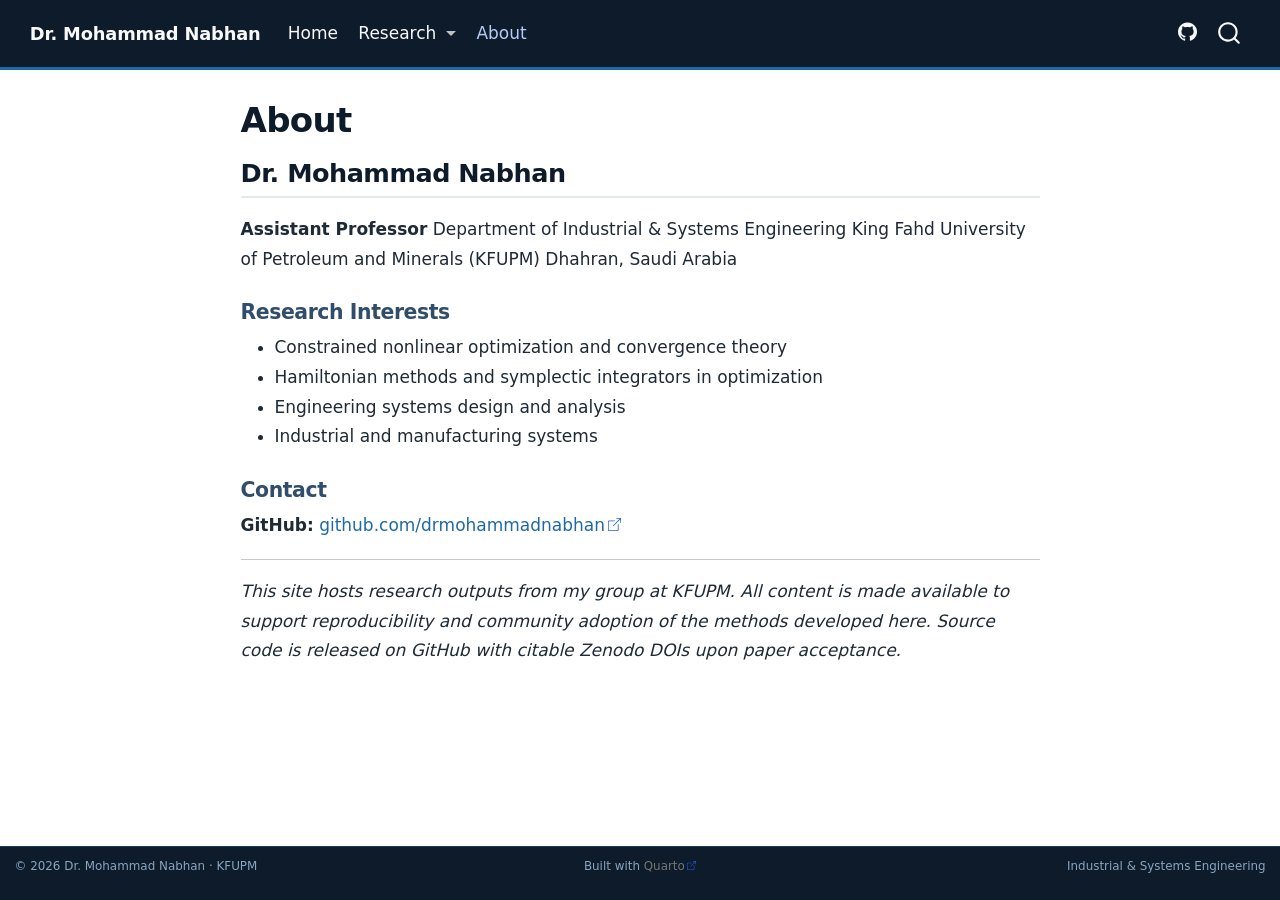
<file: about.html>
<!DOCTYPE html>
<html xmlns="http://www.w3.org/1999/xhtml" lang="en" xml:lang="en"><head>

<meta charset="utf-8">
<meta name="generator" content="quarto-1.4.549">

<meta name="viewport" content="width=device-width, initial-scale=1.0, user-scalable=yes">


<title>Dr. Mohammad Nabhan - About</title>
<style>
code{white-space: pre-wrap;}
span.smallcaps{font-variant: small-caps;}
div.columns{display: flex; gap: min(4vw, 1.5em);}
div.column{flex: auto; overflow-x: auto;}
div.hanging-indent{margin-left: 1.5em; text-indent: -1.5em;}
ul.task-list{list-style: none;}
ul.task-list li input[type="checkbox"] {
  width: 0.8em;
  margin: 0 0.8em 0.2em -1em; /* quarto-specific, see https://github.com/quarto-dev/quarto-cli/issues/4556 */ 
  vertical-align: middle;
}
</style>


<script src="site_libs/quarto-nav/quarto-nav.js"></script>
<script src="site_libs/quarto-nav/headroom.min.js"></script>
<script src="site_libs/clipboard/clipboard.min.js"></script>
<script src="site_libs/quarto-search/autocomplete.umd.js"></script>
<script src="site_libs/quarto-search/fuse.min.js"></script>
<script src="site_libs/quarto-search/quarto-search.js"></script>
<meta name="quarto:offset" content="./">
<script src="site_libs/quarto-html/quarto.js"></script>
<script src="site_libs/quarto-html/popper.min.js"></script>
<script src="site_libs/quarto-html/tippy.umd.min.js"></script>
<script src="site_libs/quarto-html/anchor.min.js"></script>
<link href="site_libs/quarto-html/tippy.css" rel="stylesheet">
<link href="site_libs/quarto-html/quarto-syntax-highlighting.css" rel="stylesheet" id="quarto-text-highlighting-styles">
<script src="site_libs/bootstrap/bootstrap.min.js"></script>
<link href="site_libs/bootstrap/bootstrap-icons.css" rel="stylesheet">
<link href="site_libs/bootstrap/bootstrap.min.css" rel="stylesheet" id="quarto-bootstrap" data-mode="light">
<script id="quarto-search-options" type="application/json">{
  "location": "navbar",
  "copy-button": false,
  "collapse-after": 3,
  "panel-placement": "end",
  "type": "overlay",
  "limit": 50,
  "keyboard-shortcut": [
    "f",
    "/",
    "s"
  ],
  "show-item-context": false,
  "language": {
    "search-no-results-text": "No results",
    "search-matching-documents-text": "matching documents",
    "search-copy-link-title": "Copy link to search",
    "search-hide-matches-text": "Hide additional matches",
    "search-more-match-text": "more match in this document",
    "search-more-matches-text": "more matches in this document",
    "search-clear-button-title": "Clear",
    "search-text-placeholder": "",
    "search-detached-cancel-button-title": "Cancel",
    "search-submit-button-title": "Submit",
    "search-label": "Search"
  }
}</script>
<style>html{ scroll-behavior: smooth; }</style>


<meta property="og:title" content="Dr.&nbsp;Mohammad Nabhan - About">
<meta property="og:description" content="Research in Industrial &amp; Systems Engineering — KFUPM">
<meta property="og:site_name" content="Dr. Mohammad Nabhan">
</head>

<body class="nav-fixed fullcontent">

<div id="quarto-search-results"></div>
  <header id="quarto-header" class="headroom fixed-top">
    <nav class="navbar navbar-expand-lg " data-bs-theme="dark">
      <div class="navbar-container container-fluid">
      <div class="navbar-brand-container mx-auto">
    <a class="navbar-brand" href="./index.html">
    <span class="navbar-title">Dr.&nbsp;Mohammad Nabhan</span>
    </a>
  </div>
            <div id="quarto-search" class="" title="Search"></div>
          <button class="navbar-toggler" type="button" data-bs-toggle="collapse" data-bs-target="#navbarCollapse" aria-controls="navbarCollapse" aria-expanded="false" aria-label="Toggle navigation" onclick="if (window.quartoToggleHeadroom) { window.quartoToggleHeadroom(); }">
  <span class="navbar-toggler-icon"></span>
</button>
          <div class="collapse navbar-collapse" id="navbarCollapse">
            <ul class="navbar-nav navbar-nav-scroll me-auto">
  <li class="nav-item">
    <a class="nav-link" href="./index.html"> 
<span class="menu-text">Home</span></a>
  </li>  
  <li class="nav-item dropdown ">
    <a class="nav-link dropdown-toggle" href="#" id="nav-menu-research" role="button" data-bs-toggle="dropdown" aria-expanded="false">
 <span class="menu-text">Research</span>
    </a>
    <ul class="dropdown-menu" aria-labelledby="nav-menu-research">    
        <li>
    <a class="dropdown-item" href="./projects/coo/index.html">
 <span class="dropdown-text">Clair-Obscur Optimization (COO)</span></a>
  </li>  
    </ul>
  </li>
  <li class="nav-item">
    <a class="nav-link active" href="./about.html" aria-current="page"> 
<span class="menu-text">About</span></a>
  </li>  
</ul>
            <ul class="navbar-nav navbar-nav-scroll ms-auto">
  <li class="nav-item compact">
    <a class="nav-link" href="https://github.com/drmohammadnabhan"> <i class="bi bi-github" role="img" aria-label="GitHub">
</i> 
<span class="menu-text"></span></a>
  </li>  
</ul>
          </div> <!-- /navcollapse -->
          <div class="quarto-navbar-tools">
</div>
      </div> <!-- /container-fluid -->
    </nav>
</header>
<!-- content -->
<div id="quarto-content" class="quarto-container page-columns page-rows-contents page-layout-article page-navbar">
<!-- sidebar -->
<!-- margin-sidebar -->
    
<!-- main -->
<main class="content" id="quarto-document-content">

<header id="title-block-header" class="quarto-title-block default">
<div class="quarto-title">
<h1 class="title">About</h1>
</div>



<div class="quarto-title-meta">

    
  
    
  </div>
  


</header>


<section id="dr.-mohammad-nabhan" class="level2">
<h2 class="anchored" data-anchor-id="dr.-mohammad-nabhan">Dr.&nbsp;Mohammad Nabhan</h2>
<p><strong>Assistant Professor</strong> Department of Industrial &amp; Systems Engineering King Fahd University of Petroleum and Minerals (KFUPM) Dhahran, Saudi Arabia</p>
<section id="research-interests" class="level3">
<h3 class="anchored" data-anchor-id="research-interests">Research Interests</h3>
<ul>
<li>Constrained nonlinear optimization and convergence theory</li>
<li>Hamiltonian methods and symplectic integrators in optimization</li>
<li>Engineering systems design and analysis</li>
<li>Industrial and manufacturing systems</li>
</ul>
</section>
<section id="contact" class="level3">
<h3 class="anchored" data-anchor-id="contact">Contact</h3>
<p><strong>GitHub:</strong> <a href="https://github.com/drmohammadnabhan">github.com/drmohammadnabhan</a></p>
<hr>
<p><em>This site hosts research outputs from my group at KFUPM. All content is made available to support reproducibility and community adoption of the methods developed here. Source code is released on GitHub with citable Zenodo DOIs upon paper acceptance.</em></p>


</section>
</section>

<a onclick="window.scrollTo(0, 0); return false;" role="button" id="quarto-back-to-top"><i class="bi bi-arrow-up"></i> Back to top</a></main> <!-- /main -->
<script id="quarto-html-after-body" type="application/javascript">
window.document.addEventListener("DOMContentLoaded", function (event) {
  const toggleBodyColorMode = (bsSheetEl) => {
    const mode = bsSheetEl.getAttribute("data-mode");
    const bodyEl = window.document.querySelector("body");
    if (mode === "dark") {
      bodyEl.classList.add("quarto-dark");
      bodyEl.classList.remove("quarto-light");
    } else {
      bodyEl.classList.add("quarto-light");
      bodyEl.classList.remove("quarto-dark");
    }
  }
  const toggleBodyColorPrimary = () => {
    const bsSheetEl = window.document.querySelector("link#quarto-bootstrap");
    if (bsSheetEl) {
      toggleBodyColorMode(bsSheetEl);
    }
  }
  toggleBodyColorPrimary();  
  const icon = "";
  const anchorJS = new window.AnchorJS();
  anchorJS.options = {
    placement: 'right',
    icon: icon
  };
  anchorJS.add('.anchored');
  const isCodeAnnotation = (el) => {
    for (const clz of el.classList) {
      if (clz.startsWith('code-annotation-')) {                     
        return true;
      }
    }
    return false;
  }
  const clipboard = new window.ClipboardJS('.code-copy-button', {
    text: function(trigger) {
      const codeEl = trigger.previousElementSibling.cloneNode(true);
      for (const childEl of codeEl.children) {
        if (isCodeAnnotation(childEl)) {
          childEl.remove();
        }
      }
      return codeEl.innerText;
    }
  });
  clipboard.on('success', function(e) {
    // button target
    const button = e.trigger;
    // don't keep focus
    button.blur();
    // flash "checked"
    button.classList.add('code-copy-button-checked');
    var currentTitle = button.getAttribute("title");
    button.setAttribute("title", "Copied!");
    let tooltip;
    if (window.bootstrap) {
      button.setAttribute("data-bs-toggle", "tooltip");
      button.setAttribute("data-bs-placement", "left");
      button.setAttribute("data-bs-title", "Copied!");
      tooltip = new bootstrap.Tooltip(button, 
        { trigger: "manual", 
          customClass: "code-copy-button-tooltip",
          offset: [0, -8]});
      tooltip.show();    
    }
    setTimeout(function() {
      if (tooltip) {
        tooltip.hide();
        button.removeAttribute("data-bs-title");
        button.removeAttribute("data-bs-toggle");
        button.removeAttribute("data-bs-placement");
      }
      button.setAttribute("title", currentTitle);
      button.classList.remove('code-copy-button-checked');
    }, 1000);
    // clear code selection
    e.clearSelection();
  });
    var localhostRegex = new RegExp(/^(?:http|https):\/\/localhost\:?[0-9]*\//);
    var mailtoRegex = new RegExp(/^mailto:/);
      var filterRegex = new RegExp("https:\/\/drmohammadnabhan\.github\.io");
    var isInternal = (href) => {
        return filterRegex.test(href) || localhostRegex.test(href) || mailtoRegex.test(href);
    }
    // Inspect non-navigation links and adorn them if external
 	var links = window.document.querySelectorAll('a[href]:not(.nav-link):not(.navbar-brand):not(.toc-action):not(.sidebar-link):not(.sidebar-item-toggle):not(.pagination-link):not(.no-external):not([aria-hidden]):not(.dropdown-item):not(.quarto-navigation-tool)');
    for (var i=0; i<links.length; i++) {
      const link = links[i];
      if (!isInternal(link.href)) {
          // target, if specified
          link.setAttribute("target", "_blank");
          if (link.getAttribute("rel") === null) {
            link.setAttribute("rel", "noopener");
          }
          // default icon
          link.classList.add("external");
      }
    }
  function tippyHover(el, contentFn, onTriggerFn, onUntriggerFn) {
    const config = {
      allowHTML: true,
      maxWidth: 500,
      delay: 100,
      arrow: false,
      appendTo: function(el) {
          return el.parentElement;
      },
      interactive: true,
      interactiveBorder: 10,
      theme: 'quarto',
      placement: 'bottom-start',
    };
    if (contentFn) {
      config.content = contentFn;
    }
    if (onTriggerFn) {
      config.onTrigger = onTriggerFn;
    }
    if (onUntriggerFn) {
      config.onUntrigger = onUntriggerFn;
    }
    window.tippy(el, config); 
  }
  const noterefs = window.document.querySelectorAll('a[role="doc-noteref"]');
  for (var i=0; i<noterefs.length; i++) {
    const ref = noterefs[i];
    tippyHover(ref, function() {
      // use id or data attribute instead here
      let href = ref.getAttribute('data-footnote-href') || ref.getAttribute('href');
      try { href = new URL(href).hash; } catch {}
      const id = href.replace(/^#\/?/, "");
      const note = window.document.getElementById(id);
      return note.innerHTML;
    });
  }
  const xrefs = window.document.querySelectorAll('a.quarto-xref');
  const processXRef = (id, note) => {
    // Strip column container classes
    const stripColumnClz = (el) => {
      el.classList.remove("page-full", "page-columns");
      if (el.children) {
        for (const child of el.children) {
          stripColumnClz(child);
        }
      }
    }
    stripColumnClz(note)
    if (id === null || id.startsWith('sec-')) {
      // Special case sections, only their first couple elements
      const container = document.createElement("div");
      if (note.children && note.children.length > 2) {
        container.appendChild(note.children[0].cloneNode(true));
        for (let i = 1; i < note.children.length; i++) {
          const child = note.children[i];
          if (child.tagName === "P" && child.innerText === "") {
            continue;
          } else {
            container.appendChild(child.cloneNode(true));
            break;
          }
        }
        if (window.Quarto?.typesetMath) {
          window.Quarto.typesetMath(container);
        }
        return container.innerHTML
      } else {
        if (window.Quarto?.typesetMath) {
          window.Quarto.typesetMath(note);
        }
        return note.innerHTML;
      }
    } else {
      // Remove any anchor links if they are present
      const anchorLink = note.querySelector('a.anchorjs-link');
      if (anchorLink) {
        anchorLink.remove();
      }
      if (window.Quarto?.typesetMath) {
        window.Quarto.typesetMath(note);
      }
      // TODO in 1.5, we should make sure this works without a callout special case
      if (note.classList.contains("callout")) {
        return note.outerHTML;
      } else {
        return note.innerHTML;
      }
    }
  }
  for (var i=0; i<xrefs.length; i++) {
    const xref = xrefs[i];
    tippyHover(xref, undefined, function(instance) {
      instance.disable();
      let url = xref.getAttribute('href');
      let hash = undefined; 
      if (url.startsWith('#')) {
        hash = url;
      } else {
        try { hash = new URL(url).hash; } catch {}
      }
      if (hash) {
        const id = hash.replace(/^#\/?/, "");
        const note = window.document.getElementById(id);
        if (note !== null) {
          try {
            const html = processXRef(id, note.cloneNode(true));
            instance.setContent(html);
          } finally {
            instance.enable();
            instance.show();
          }
        } else {
          // See if we can fetch this
          fetch(url.split('#')[0])
          .then(res => res.text())
          .then(html => {
            const parser = new DOMParser();
            const htmlDoc = parser.parseFromString(html, "text/html");
            const note = htmlDoc.getElementById(id);
            if (note !== null) {
              const html = processXRef(id, note);
              instance.setContent(html);
            } 
          }).finally(() => {
            instance.enable();
            instance.show();
          });
        }
      } else {
        // See if we can fetch a full url (with no hash to target)
        // This is a special case and we should probably do some content thinning / targeting
        fetch(url)
        .then(res => res.text())
        .then(html => {
          const parser = new DOMParser();
          const htmlDoc = parser.parseFromString(html, "text/html");
          const note = htmlDoc.querySelector('main.content');
          if (note !== null) {
            // This should only happen for chapter cross references
            // (since there is no id in the URL)
            // remove the first header
            if (note.children.length > 0 && note.children[0].tagName === "HEADER") {
              note.children[0].remove();
            }
            const html = processXRef(null, note);
            instance.setContent(html);
          } 
        }).finally(() => {
          instance.enable();
          instance.show();
        });
      }
    }, function(instance) {
    });
  }
      let selectedAnnoteEl;
      const selectorForAnnotation = ( cell, annotation) => {
        let cellAttr = 'data-code-cell="' + cell + '"';
        let lineAttr = 'data-code-annotation="' +  annotation + '"';
        const selector = 'span[' + cellAttr + '][' + lineAttr + ']';
        return selector;
      }
      const selectCodeLines = (annoteEl) => {
        const doc = window.document;
        const targetCell = annoteEl.getAttribute("data-target-cell");
        const targetAnnotation = annoteEl.getAttribute("data-target-annotation");
        const annoteSpan = window.document.querySelector(selectorForAnnotation(targetCell, targetAnnotation));
        const lines = annoteSpan.getAttribute("data-code-lines").split(",");
        const lineIds = lines.map((line) => {
          return targetCell + "-" + line;
        })
        let top = null;
        let height = null;
        let parent = null;
        if (lineIds.length > 0) {
            //compute the position of the single el (top and bottom and make a div)
            const el = window.document.getElementById(lineIds[0]);
            top = el.offsetTop;
            height = el.offsetHeight;
            parent = el.parentElement.parentElement;
          if (lineIds.length > 1) {
            const lastEl = window.document.getElementById(lineIds[lineIds.length - 1]);
            const bottom = lastEl.offsetTop + lastEl.offsetHeight;
            height = bottom - top;
          }
          if (top !== null && height !== null && parent !== null) {
            // cook up a div (if necessary) and position it 
            let div = window.document.getElementById("code-annotation-line-highlight");
            if (div === null) {
              div = window.document.createElement("div");
              div.setAttribute("id", "code-annotation-line-highlight");
              div.style.position = 'absolute';
              parent.appendChild(div);
            }
            div.style.top = top - 2 + "px";
            div.style.height = height + 4 + "px";
            div.style.left = 0;
            let gutterDiv = window.document.getElementById("code-annotation-line-highlight-gutter");
            if (gutterDiv === null) {
              gutterDiv = window.document.createElement("div");
              gutterDiv.setAttribute("id", "code-annotation-line-highlight-gutter");
              gutterDiv.style.position = 'absolute';
              const codeCell = window.document.getElementById(targetCell);
              const gutter = codeCell.querySelector('.code-annotation-gutter');
              gutter.appendChild(gutterDiv);
            }
            gutterDiv.style.top = top - 2 + "px";
            gutterDiv.style.height = height + 4 + "px";
          }
          selectedAnnoteEl = annoteEl;
        }
      };
      const unselectCodeLines = () => {
        const elementsIds = ["code-annotation-line-highlight", "code-annotation-line-highlight-gutter"];
        elementsIds.forEach((elId) => {
          const div = window.document.getElementById(elId);
          if (div) {
            div.remove();
          }
        });
        selectedAnnoteEl = undefined;
      };
        // Handle positioning of the toggle
    window.addEventListener(
      "resize",
      throttle(() => {
        elRect = undefined;
        if (selectedAnnoteEl) {
          selectCodeLines(selectedAnnoteEl);
        }
      }, 10)
    );
    function throttle(fn, ms) {
    let throttle = false;
    let timer;
      return (...args) => {
        if(!throttle) { // first call gets through
            fn.apply(this, args);
            throttle = true;
        } else { // all the others get throttled
            if(timer) clearTimeout(timer); // cancel #2
            timer = setTimeout(() => {
              fn.apply(this, args);
              timer = throttle = false;
            }, ms);
        }
      };
    }
      // Attach click handler to the DT
      const annoteDls = window.document.querySelectorAll('dt[data-target-cell]');
      for (const annoteDlNode of annoteDls) {
        annoteDlNode.addEventListener('click', (event) => {
          const clickedEl = event.target;
          if (clickedEl !== selectedAnnoteEl) {
            unselectCodeLines();
            const activeEl = window.document.querySelector('dt[data-target-cell].code-annotation-active');
            if (activeEl) {
              activeEl.classList.remove('code-annotation-active');
            }
            selectCodeLines(clickedEl);
            clickedEl.classList.add('code-annotation-active');
          } else {
            // Unselect the line
            unselectCodeLines();
            clickedEl.classList.remove('code-annotation-active');
          }
        });
      }
  const findCites = (el) => {
    const parentEl = el.parentElement;
    if (parentEl) {
      const cites = parentEl.dataset.cites;
      if (cites) {
        return {
          el,
          cites: cites.split(' ')
        };
      } else {
        return findCites(el.parentElement)
      }
    } else {
      return undefined;
    }
  };
  var bibliorefs = window.document.querySelectorAll('a[role="doc-biblioref"]');
  for (var i=0; i<bibliorefs.length; i++) {
    const ref = bibliorefs[i];
    const citeInfo = findCites(ref);
    if (citeInfo) {
      tippyHover(citeInfo.el, function() {
        var popup = window.document.createElement('div');
        citeInfo.cites.forEach(function(cite) {
          var citeDiv = window.document.createElement('div');
          citeDiv.classList.add('hanging-indent');
          citeDiv.classList.add('csl-entry');
          var biblioDiv = window.document.getElementById('ref-' + cite);
          if (biblioDiv) {
            citeDiv.innerHTML = biblioDiv.innerHTML;
          }
          popup.appendChild(citeDiv);
        });
        return popup.innerHTML;
      });
    }
  }
});
</script>
</div> <!-- /content -->
<footer class="footer">
  <div class="nav-footer">
    <div class="nav-footer-left">
<p>© 2026 Dr.&nbsp;Mohammad Nabhan · KFUPM</p>
</div>   
    <div class="nav-footer-center">
<p>Built with <a href="https://quarto.org">Quarto</a></p>
</div>
    <div class="nav-footer-right">
<p>Industrial &amp; Systems Engineering</p>
</div>
  </div>
</footer>




<script src="site_libs/quarto-html/zenscroll-min.js"></script>
</body></html>
</file>
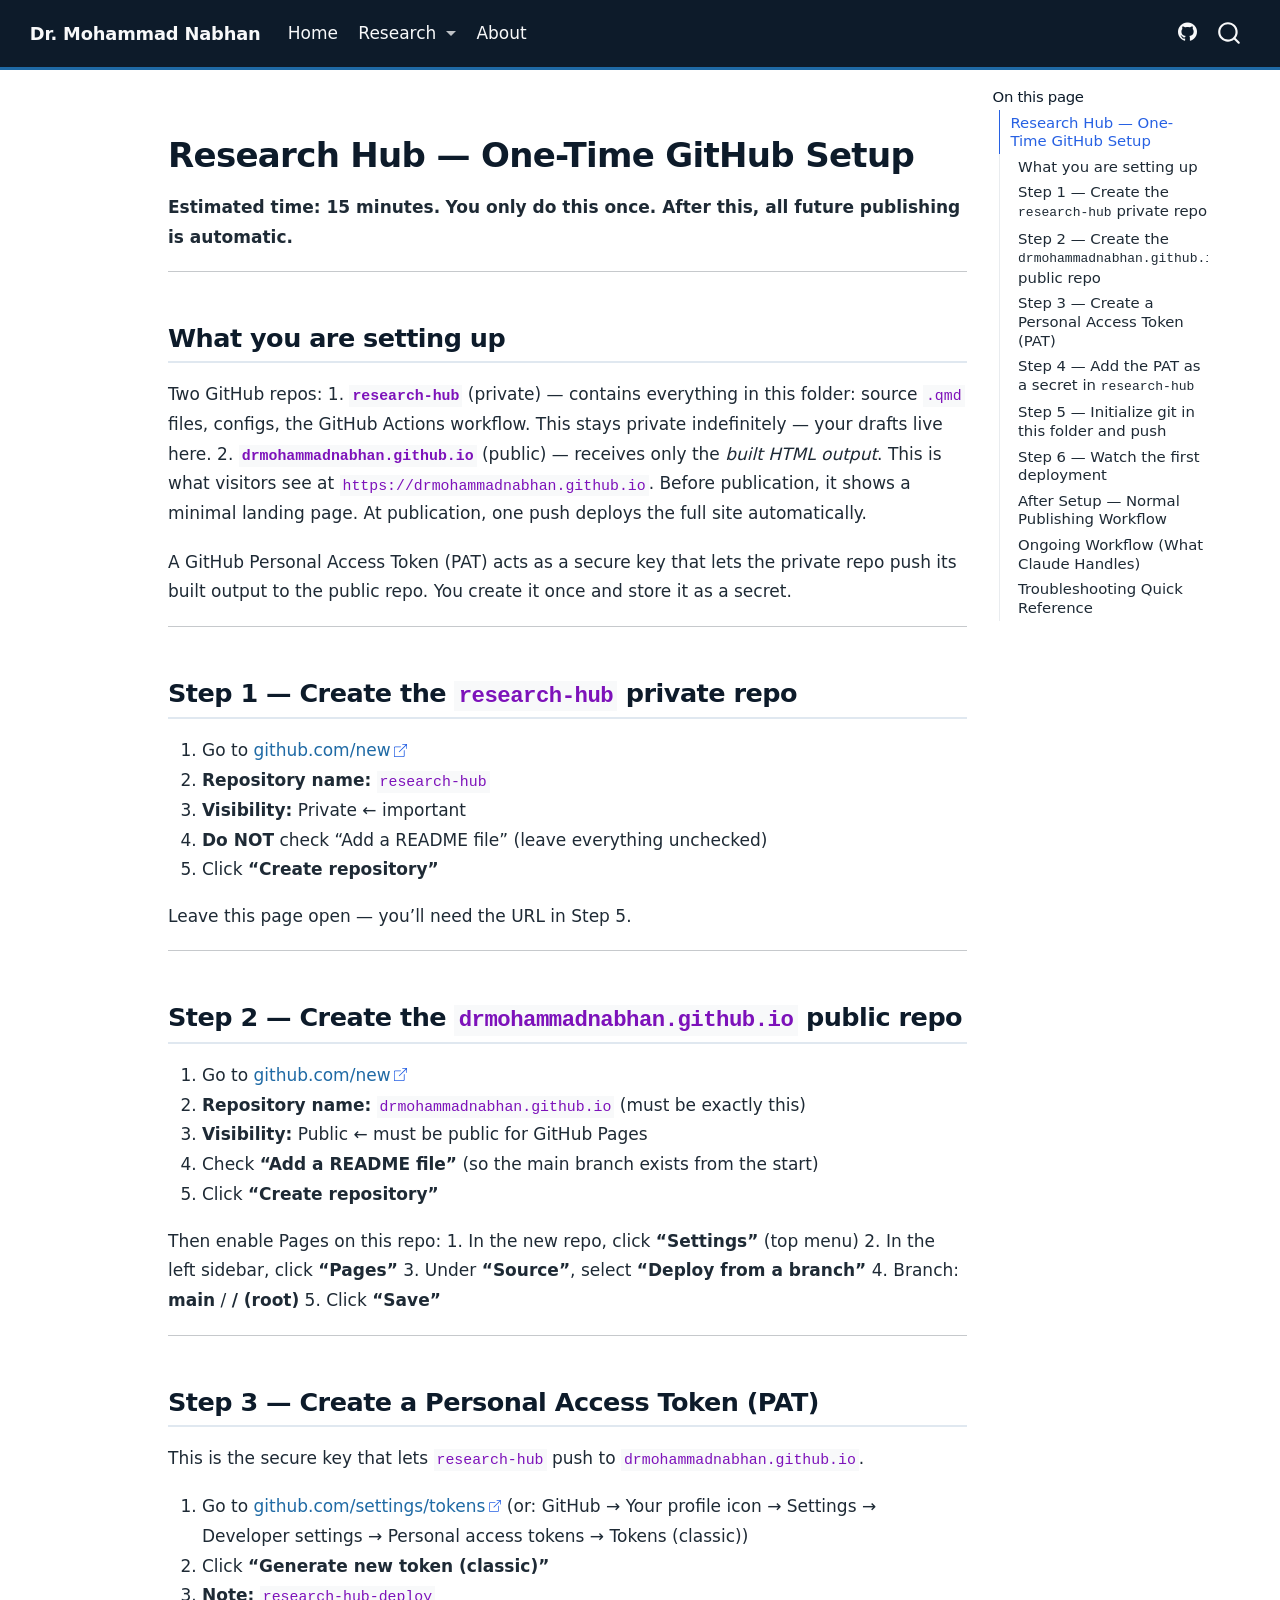
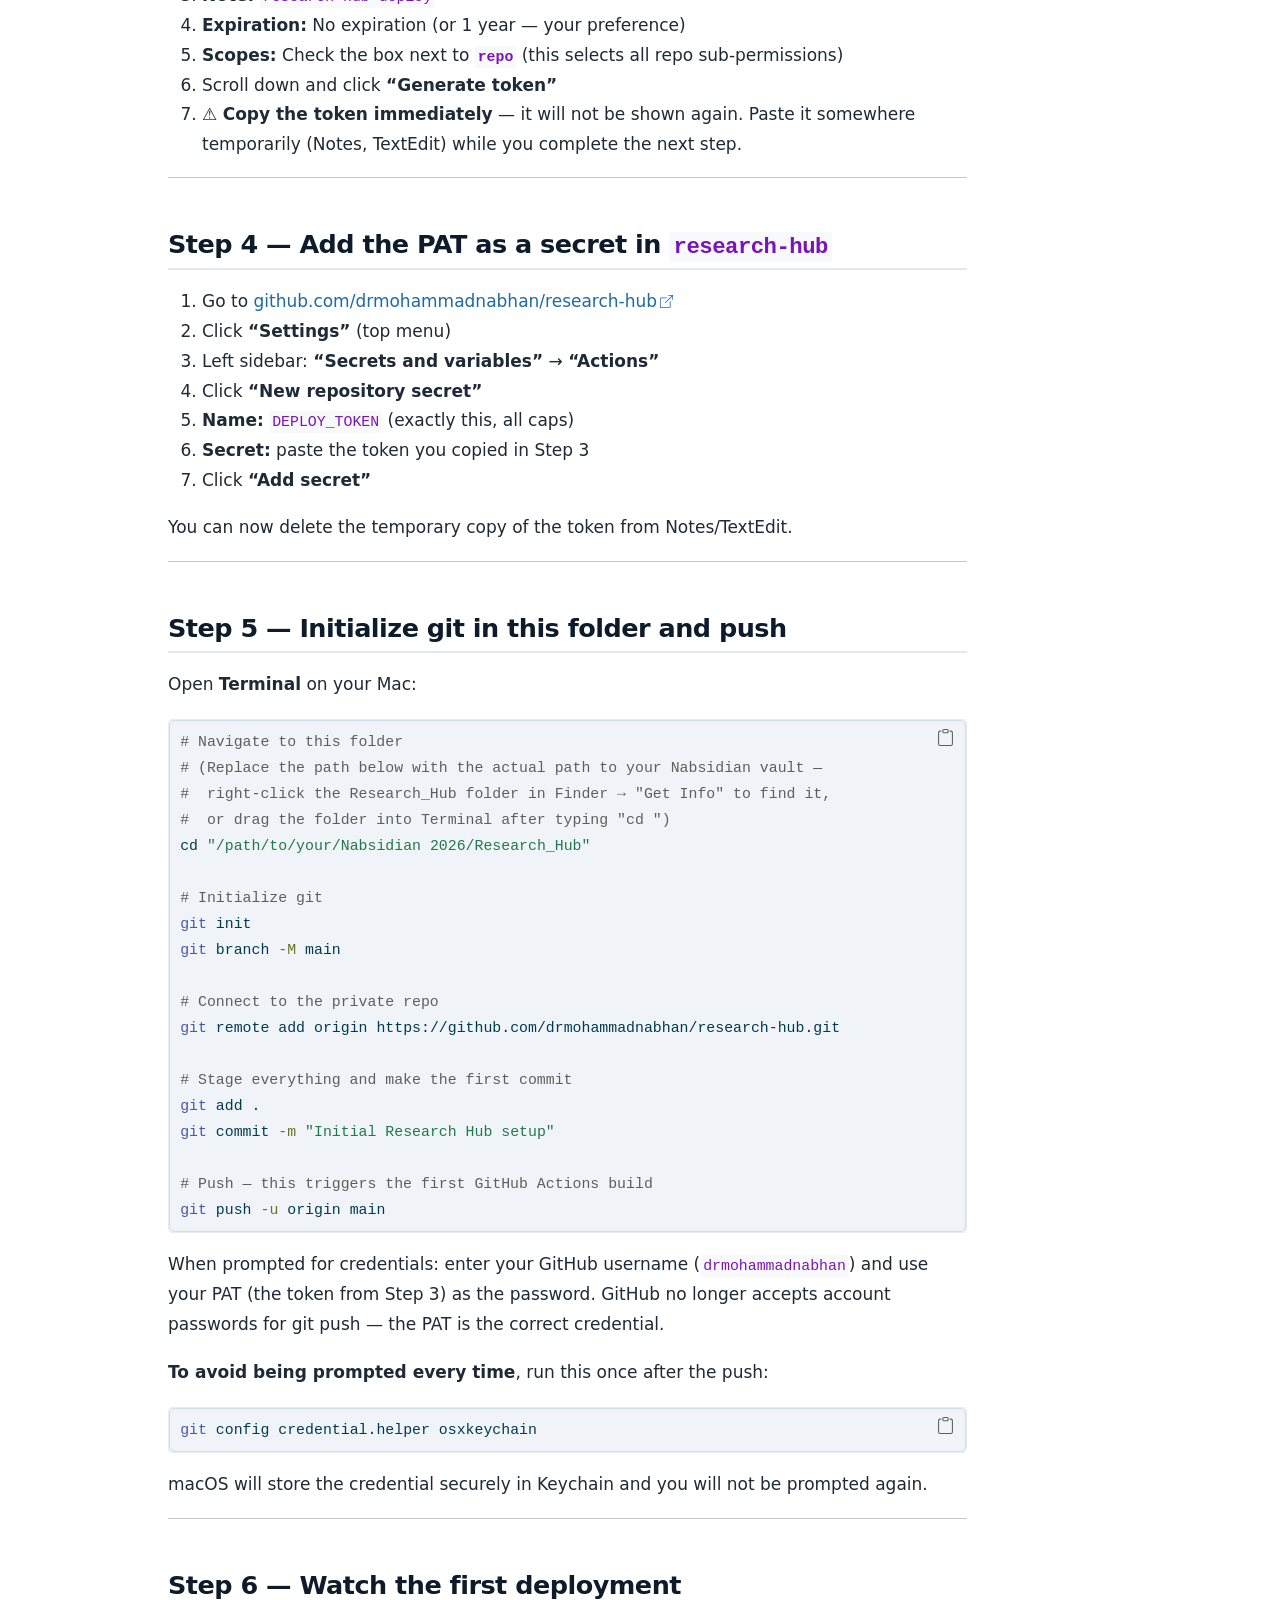
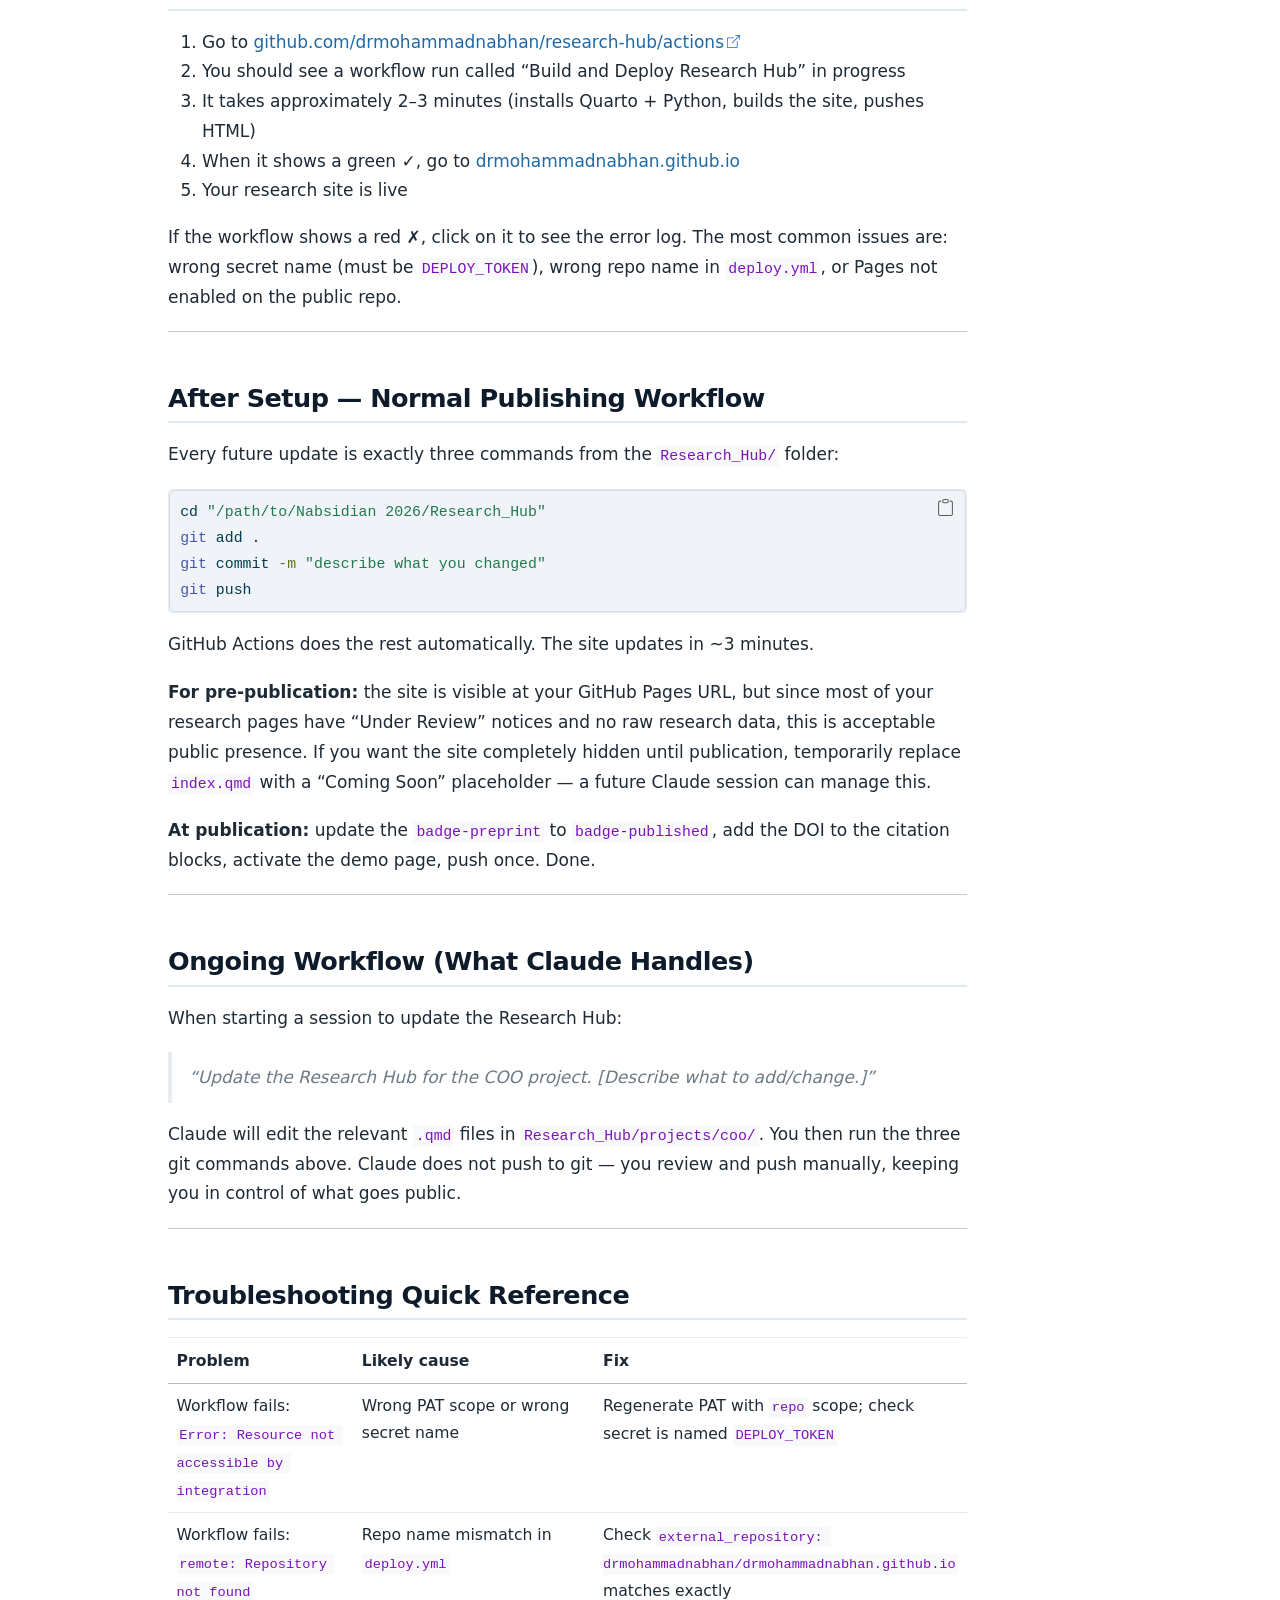
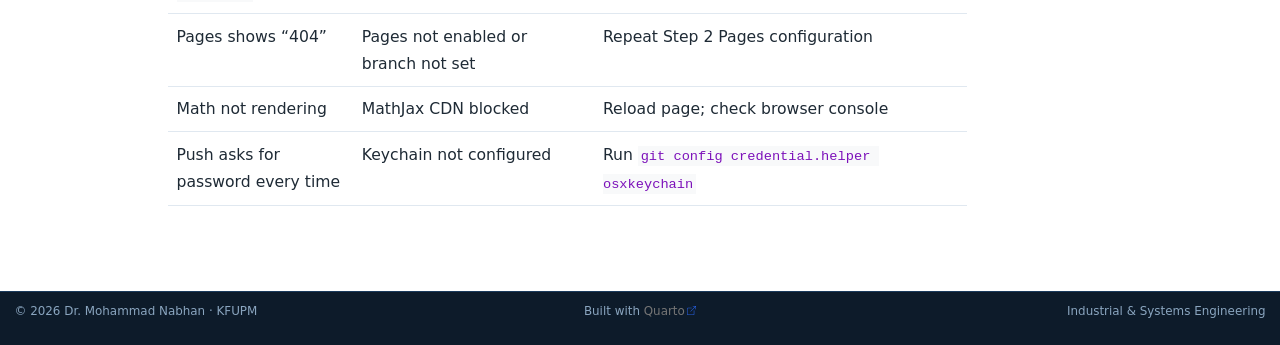
<file: SETUP_INSTRUCTIONS.html>
<!DOCTYPE html>
<html xmlns="http://www.w3.org/1999/xhtml" lang="en" xml:lang="en"><head>

<meta charset="utf-8">
<meta name="generator" content="quarto-1.4.549">

<meta name="viewport" content="width=device-width, initial-scale=1.0, user-scalable=yes">


<title>Dr. Mohammad Nabhan</title>
<style>
code{white-space: pre-wrap;}
span.smallcaps{font-variant: small-caps;}
div.columns{display: flex; gap: min(4vw, 1.5em);}
div.column{flex: auto; overflow-x: auto;}
div.hanging-indent{margin-left: 1.5em; text-indent: -1.5em;}
ul.task-list{list-style: none;}
ul.task-list li input[type="checkbox"] {
  width: 0.8em;
  margin: 0 0.8em 0.2em -1em; /* quarto-specific, see https://github.com/quarto-dev/quarto-cli/issues/4556 */ 
  vertical-align: middle;
}
/* CSS for syntax highlighting */
pre > code.sourceCode { white-space: pre; position: relative; }
pre > code.sourceCode > span { line-height: 1.25; }
pre > code.sourceCode > span:empty { height: 1.2em; }
.sourceCode { overflow: visible; }
code.sourceCode > span { color: inherit; text-decoration: inherit; }
div.sourceCode { margin: 1em 0; }
pre.sourceCode { margin: 0; }
@media screen {
div.sourceCode { overflow: auto; }
}
@media print {
pre > code.sourceCode { white-space: pre-wrap; }
pre > code.sourceCode > span { text-indent: -5em; padding-left: 5em; }
}
pre.numberSource code
  { counter-reset: source-line 0; }
pre.numberSource code > span
  { position: relative; left: -4em; counter-increment: source-line; }
pre.numberSource code > span > a:first-child::before
  { content: counter(source-line);
    position: relative; left: -1em; text-align: right; vertical-align: baseline;
    border: none; display: inline-block;
    -webkit-touch-callout: none; -webkit-user-select: none;
    -khtml-user-select: none; -moz-user-select: none;
    -ms-user-select: none; user-select: none;
    padding: 0 4px; width: 4em;
  }
pre.numberSource { margin-left: 3em;  padding-left: 4px; }
div.sourceCode
  {   }
@media screen {
pre > code.sourceCode > span > a:first-child::before { text-decoration: underline; }
}
</style>


<script src="site_libs/quarto-nav/quarto-nav.js"></script>
<script src="site_libs/quarto-nav/headroom.min.js"></script>
<script src="site_libs/clipboard/clipboard.min.js"></script>
<script src="site_libs/quarto-search/autocomplete.umd.js"></script>
<script src="site_libs/quarto-search/fuse.min.js"></script>
<script src="site_libs/quarto-search/quarto-search.js"></script>
<meta name="quarto:offset" content="./">
<script src="site_libs/quarto-html/quarto.js"></script>
<script src="site_libs/quarto-html/popper.min.js"></script>
<script src="site_libs/quarto-html/tippy.umd.min.js"></script>
<script src="site_libs/quarto-html/anchor.min.js"></script>
<link href="site_libs/quarto-html/tippy.css" rel="stylesheet">
<link href="site_libs/quarto-html/quarto-syntax-highlighting.css" rel="stylesheet" id="quarto-text-highlighting-styles">
<script src="site_libs/bootstrap/bootstrap.min.js"></script>
<link href="site_libs/bootstrap/bootstrap-icons.css" rel="stylesheet">
<link href="site_libs/bootstrap/bootstrap.min.css" rel="stylesheet" id="quarto-bootstrap" data-mode="light">
<script id="quarto-search-options" type="application/json">{
  "location": "navbar",
  "copy-button": false,
  "collapse-after": 3,
  "panel-placement": "end",
  "type": "overlay",
  "limit": 50,
  "keyboard-shortcut": [
    "f",
    "/",
    "s"
  ],
  "show-item-context": false,
  "language": {
    "search-no-results-text": "No results",
    "search-matching-documents-text": "matching documents",
    "search-copy-link-title": "Copy link to search",
    "search-hide-matches-text": "Hide additional matches",
    "search-more-match-text": "more match in this document",
    "search-more-matches-text": "more matches in this document",
    "search-clear-button-title": "Clear",
    "search-text-placeholder": "",
    "search-detached-cancel-button-title": "Cancel",
    "search-submit-button-title": "Submit",
    "search-label": "Search"
  }
}</script>
<style>html{ scroll-behavior: smooth; }</style>


<meta property="og:title" content="Dr.&nbsp;Mohammad Nabhan">
<meta property="og:description" content="Research in Industrial &amp; Systems Engineering — KFUPM">
<meta property="og:site_name" content="Dr. Mohammad Nabhan">
</head>

<body class="nav-fixed">

<div id="quarto-search-results"></div>
  <header id="quarto-header" class="headroom fixed-top">
    <nav class="navbar navbar-expand-lg " data-bs-theme="dark">
      <div class="navbar-container container-fluid">
      <div class="navbar-brand-container mx-auto">
    <a class="navbar-brand" href="./index.html">
    <span class="navbar-title">Dr.&nbsp;Mohammad Nabhan</span>
    </a>
  </div>
            <div id="quarto-search" class="" title="Search"></div>
          <button class="navbar-toggler" type="button" data-bs-toggle="collapse" data-bs-target="#navbarCollapse" aria-controls="navbarCollapse" aria-expanded="false" aria-label="Toggle navigation" onclick="if (window.quartoToggleHeadroom) { window.quartoToggleHeadroom(); }">
  <span class="navbar-toggler-icon"></span>
</button>
          <div class="collapse navbar-collapse" id="navbarCollapse">
            <ul class="navbar-nav navbar-nav-scroll me-auto">
  <li class="nav-item">
    <a class="nav-link" href="./index.html"> 
<span class="menu-text">Home</span></a>
  </li>  
  <li class="nav-item dropdown ">
    <a class="nav-link dropdown-toggle" href="#" id="nav-menu-research" role="button" data-bs-toggle="dropdown" aria-expanded="false">
 <span class="menu-text">Research</span>
    </a>
    <ul class="dropdown-menu" aria-labelledby="nav-menu-research">    
        <li>
    <a class="dropdown-item" href="./projects/coo/index.html">
 <span class="dropdown-text">Clair-Obscur Optimization (COO)</span></a>
  </li>  
    </ul>
  </li>
  <li class="nav-item">
    <a class="nav-link" href="./about.html"> 
<span class="menu-text">About</span></a>
  </li>  
</ul>
            <ul class="navbar-nav navbar-nav-scroll ms-auto">
  <li class="nav-item compact">
    <a class="nav-link" href="https://github.com/drmohammadnabhan"> <i class="bi bi-github" role="img" aria-label="GitHub">
</i> 
<span class="menu-text"></span></a>
  </li>  
</ul>
          </div> <!-- /navcollapse -->
          <div class="quarto-navbar-tools">
</div>
      </div> <!-- /container-fluid -->
    </nav>
</header>
<!-- content -->
<div id="quarto-content" class="quarto-container page-columns page-rows-contents page-layout-article page-navbar">
<!-- sidebar -->
<!-- margin-sidebar -->
    <div id="quarto-margin-sidebar" class="sidebar margin-sidebar">
        <nav id="TOC" role="doc-toc" class="toc-active">
    <h2 id="toc-title">On this page</h2>
   
  <ul>
  <li><a href="#research-hub-one-time-github-setup" id="toc-research-hub-one-time-github-setup" class="nav-link active" data-scroll-target="#research-hub-one-time-github-setup">Research Hub — One-Time GitHub Setup</a>
  <ul class="collapse">
  <li><a href="#what-you-are-setting-up" id="toc-what-you-are-setting-up" class="nav-link" data-scroll-target="#what-you-are-setting-up">What you are setting up</a></li>
  <li><a href="#step-1-create-the-research-hub-private-repo" id="toc-step-1-create-the-research-hub-private-repo" class="nav-link" data-scroll-target="#step-1-create-the-research-hub-private-repo">Step 1 — Create the <code>research-hub</code> private repo</a></li>
  <li><a href="#step-2-create-the-drmohammadnabhan.github.io-public-repo" id="toc-step-2-create-the-drmohammadnabhan.github.io-public-repo" class="nav-link" data-scroll-target="#step-2-create-the-drmohammadnabhan.github.io-public-repo">Step 2 — Create the <code>drmohammadnabhan.github.io</code> public repo</a></li>
  <li><a href="#step-3-create-a-personal-access-token-pat" id="toc-step-3-create-a-personal-access-token-pat" class="nav-link" data-scroll-target="#step-3-create-a-personal-access-token-pat">Step 3 — Create a Personal Access Token (PAT)</a></li>
  <li><a href="#step-4-add-the-pat-as-a-secret-in-research-hub" id="toc-step-4-add-the-pat-as-a-secret-in-research-hub" class="nav-link" data-scroll-target="#step-4-add-the-pat-as-a-secret-in-research-hub">Step 4 — Add the PAT as a secret in <code>research-hub</code></a></li>
  <li><a href="#step-5-initialize-git-in-this-folder-and-push" id="toc-step-5-initialize-git-in-this-folder-and-push" class="nav-link" data-scroll-target="#step-5-initialize-git-in-this-folder-and-push">Step 5 — Initialize git in this folder and push</a></li>
  <li><a href="#step-6-watch-the-first-deployment" id="toc-step-6-watch-the-first-deployment" class="nav-link" data-scroll-target="#step-6-watch-the-first-deployment">Step 6 — Watch the first deployment</a></li>
  <li><a href="#after-setup-normal-publishing-workflow" id="toc-after-setup-normal-publishing-workflow" class="nav-link" data-scroll-target="#after-setup-normal-publishing-workflow">After Setup — Normal Publishing Workflow</a></li>
  <li><a href="#ongoing-workflow-what-claude-handles" id="toc-ongoing-workflow-what-claude-handles" class="nav-link" data-scroll-target="#ongoing-workflow-what-claude-handles">Ongoing Workflow (What Claude Handles)</a></li>
  <li><a href="#troubleshooting-quick-reference" id="toc-troubleshooting-quick-reference" class="nav-link" data-scroll-target="#troubleshooting-quick-reference">Troubleshooting Quick Reference</a></li>
  </ul></li>
  </ul>
</nav>
    </div>
<!-- main -->
<main class="content" id="quarto-document-content">




<section id="research-hub-one-time-github-setup" class="level1">
<h1>Research Hub — One-Time GitHub Setup</h1>
<p><strong>Estimated time: 15 minutes.</strong> <strong>You only do this once. After this, all future publishing is automatic.</strong></p>
<hr>
<section id="what-you-are-setting-up" class="level2">
<h2 class="anchored" data-anchor-id="what-you-are-setting-up">What you are setting up</h2>
<p>Two GitHub repos: 1. <strong><code>research-hub</code></strong> (private) — contains everything in this folder: source <code>.qmd</code> files, configs, the GitHub Actions workflow. This stays private indefinitely — your drafts live here. 2. <strong><code>drmohammadnabhan.github.io</code></strong> (public) — receives only the <em>built HTML output</em>. This is what visitors see at <code>https://drmohammadnabhan.github.io</code>. Before publication, it shows a minimal landing page. At publication, one push deploys the full site automatically.</p>
<p>A GitHub Personal Access Token (PAT) acts as a secure key that lets the private repo push its built output to the public repo. You create it once and store it as a secret.</p>
<hr>
</section>
<section id="step-1-create-the-research-hub-private-repo" class="level2">
<h2 class="anchored" data-anchor-id="step-1-create-the-research-hub-private-repo">Step 1 — Create the <code>research-hub</code> private repo</h2>
<ol type="1">
<li>Go to <a href="https://github.com/new">github.com/new</a></li>
<li><strong>Repository name:</strong> <code>research-hub</code></li>
<li><strong>Visibility:</strong> Private ← important</li>
<li><strong>Do NOT</strong> check “Add a README file” (leave everything unchecked)</li>
<li>Click <strong>“Create repository”</strong></li>
</ol>
<p>Leave this page open — you’ll need the URL in Step 5.</p>
<hr>
</section>
<section id="step-2-create-the-drmohammadnabhan.github.io-public-repo" class="level2">
<h2 class="anchored" data-anchor-id="step-2-create-the-drmohammadnabhan.github.io-public-repo">Step 2 — Create the <code>drmohammadnabhan.github.io</code> public repo</h2>
<ol type="1">
<li>Go to <a href="https://github.com/new">github.com/new</a></li>
<li><strong>Repository name:</strong> <code>drmohammadnabhan.github.io</code> (must be exactly this)</li>
<li><strong>Visibility:</strong> Public ← must be public for GitHub Pages</li>
<li>Check <strong>“Add a README file”</strong> (so the main branch exists from the start)</li>
<li>Click <strong>“Create repository”</strong></li>
</ol>
<p>Then enable Pages on this repo: 1. In the new repo, click <strong>“Settings”</strong> (top menu) 2. In the left sidebar, click <strong>“Pages”</strong> 3. Under <strong>“Source”</strong>, select <strong>“Deploy from a branch”</strong> 4. Branch: <strong>main</strong> / <strong>/ (root)</strong> 5. Click <strong>“Save”</strong></p>
<hr>
</section>
<section id="step-3-create-a-personal-access-token-pat" class="level2">
<h2 class="anchored" data-anchor-id="step-3-create-a-personal-access-token-pat">Step 3 — Create a Personal Access Token (PAT)</h2>
<p>This is the secure key that lets <code>research-hub</code> push to <code>drmohammadnabhan.github.io</code>.</p>
<ol type="1">
<li>Go to <a href="https://github.com/settings/tokens">github.com/settings/tokens</a> (or: GitHub → Your profile icon → Settings → Developer settings → Personal access tokens → Tokens (classic))</li>
<li>Click <strong>“Generate new token (classic)”</strong></li>
<li><strong>Note:</strong> <code>research-hub-deploy</code></li>
<li><strong>Expiration:</strong> No expiration (or 1 year — your preference)</li>
<li><strong>Scopes:</strong> Check the box next to <strong><code>repo</code></strong> (this selects all repo sub-permissions)</li>
<li>Scroll down and click <strong>“Generate token”</strong></li>
<li>⚠️ <strong>Copy the token immediately</strong> — it will not be shown again. Paste it somewhere temporarily (Notes, TextEdit) while you complete the next step.</li>
</ol>
<hr>
</section>
<section id="step-4-add-the-pat-as-a-secret-in-research-hub" class="level2">
<h2 class="anchored" data-anchor-id="step-4-add-the-pat-as-a-secret-in-research-hub">Step 4 — Add the PAT as a secret in <code>research-hub</code></h2>
<ol type="1">
<li>Go to <a href="https://github.com/drmohammadnabhan/research-hub">github.com/drmohammadnabhan/research-hub</a></li>
<li>Click <strong>“Settings”</strong> (top menu)</li>
<li>Left sidebar: <strong>“Secrets and variables”</strong> → <strong>“Actions”</strong></li>
<li>Click <strong>“New repository secret”</strong></li>
<li><strong>Name:</strong> <code>DEPLOY_TOKEN</code> (exactly this, all caps)</li>
<li><strong>Secret:</strong> paste the token you copied in Step 3</li>
<li>Click <strong>“Add secret”</strong></li>
</ol>
<p>You can now delete the temporary copy of the token from Notes/TextEdit.</p>
<hr>
</section>
<section id="step-5-initialize-git-in-this-folder-and-push" class="level2">
<h2 class="anchored" data-anchor-id="step-5-initialize-git-in-this-folder-and-push">Step 5 — Initialize git in this folder and push</h2>
<p>Open <strong>Terminal</strong> on your Mac:</p>
<div class="sourceCode" id="cb1"><pre class="sourceCode bash code-with-copy"><code class="sourceCode bash"><span id="cb1-1"><a href="#cb1-1" aria-hidden="true" tabindex="-1"></a><span class="co"># Navigate to this folder</span></span>
<span id="cb1-2"><a href="#cb1-2" aria-hidden="true" tabindex="-1"></a><span class="co"># (Replace the path below with the actual path to your Nabsidian vault —</span></span>
<span id="cb1-3"><a href="#cb1-3" aria-hidden="true" tabindex="-1"></a><span class="co">#  right-click the Research_Hub folder in Finder → "Get Info" to find it,</span></span>
<span id="cb1-4"><a href="#cb1-4" aria-hidden="true" tabindex="-1"></a><span class="co">#  or drag the folder into Terminal after typing "cd ")</span></span>
<span id="cb1-5"><a href="#cb1-5" aria-hidden="true" tabindex="-1"></a><span class="bu">cd</span> <span class="st">"/path/to/your/Nabsidian 2026/Research_Hub"</span></span>
<span id="cb1-6"><a href="#cb1-6" aria-hidden="true" tabindex="-1"></a></span>
<span id="cb1-7"><a href="#cb1-7" aria-hidden="true" tabindex="-1"></a><span class="co"># Initialize git</span></span>
<span id="cb1-8"><a href="#cb1-8" aria-hidden="true" tabindex="-1"></a><span class="fu">git</span> init</span>
<span id="cb1-9"><a href="#cb1-9" aria-hidden="true" tabindex="-1"></a><span class="fu">git</span> branch <span class="at">-M</span> main</span>
<span id="cb1-10"><a href="#cb1-10" aria-hidden="true" tabindex="-1"></a></span>
<span id="cb1-11"><a href="#cb1-11" aria-hidden="true" tabindex="-1"></a><span class="co"># Connect to the private repo</span></span>
<span id="cb1-12"><a href="#cb1-12" aria-hidden="true" tabindex="-1"></a><span class="fu">git</span> remote add origin https://github.com/drmohammadnabhan/research-hub.git</span>
<span id="cb1-13"><a href="#cb1-13" aria-hidden="true" tabindex="-1"></a></span>
<span id="cb1-14"><a href="#cb1-14" aria-hidden="true" tabindex="-1"></a><span class="co"># Stage everything and make the first commit</span></span>
<span id="cb1-15"><a href="#cb1-15" aria-hidden="true" tabindex="-1"></a><span class="fu">git</span> add .</span>
<span id="cb1-16"><a href="#cb1-16" aria-hidden="true" tabindex="-1"></a><span class="fu">git</span> commit <span class="at">-m</span> <span class="st">"Initial Research Hub setup"</span></span>
<span id="cb1-17"><a href="#cb1-17" aria-hidden="true" tabindex="-1"></a></span>
<span id="cb1-18"><a href="#cb1-18" aria-hidden="true" tabindex="-1"></a><span class="co"># Push — this triggers the first GitHub Actions build</span></span>
<span id="cb1-19"><a href="#cb1-19" aria-hidden="true" tabindex="-1"></a><span class="fu">git</span> push <span class="at">-u</span> origin main</span></code><button title="Copy to Clipboard" class="code-copy-button"><i class="bi"></i></button></pre></div>
<p>When prompted for credentials: enter your GitHub username (<code>drmohammadnabhan</code>) and use your PAT (the token from Step 3) as the password. GitHub no longer accepts account passwords for git push — the PAT is the correct credential.</p>
<p><strong>To avoid being prompted every time</strong>, run this once after the push:</p>
<div class="sourceCode" id="cb2"><pre class="sourceCode bash code-with-copy"><code class="sourceCode bash"><span id="cb2-1"><a href="#cb2-1" aria-hidden="true" tabindex="-1"></a><span class="fu">git</span> config credential.helper osxkeychain</span></code><button title="Copy to Clipboard" class="code-copy-button"><i class="bi"></i></button></pre></div>
<p>macOS will store the credential securely in Keychain and you will not be prompted again.</p>
<hr>
</section>
<section id="step-6-watch-the-first-deployment" class="level2">
<h2 class="anchored" data-anchor-id="step-6-watch-the-first-deployment">Step 6 — Watch the first deployment</h2>
<ol type="1">
<li>Go to <a href="https://github.com/drmohammadnabhan/research-hub/actions">github.com/drmohammadnabhan/research-hub/actions</a></li>
<li>You should see a workflow run called “Build and Deploy Research Hub” in progress</li>
<li>It takes approximately 2–3 minutes (installs Quarto + Python, builds the site, pushes HTML)</li>
<li>When it shows a green ✓, go to <a href="https://drmohammadnabhan.github.io">drmohammadnabhan.github.io</a></li>
<li>Your research site is live</li>
</ol>
<p>If the workflow shows a red ✗, click on it to see the error log. The most common issues are: wrong secret name (must be <code>DEPLOY_TOKEN</code>), wrong repo name in <code>deploy.yml</code>, or Pages not enabled on the public repo.</p>
<hr>
</section>
<section id="after-setup-normal-publishing-workflow" class="level2">
<h2 class="anchored" data-anchor-id="after-setup-normal-publishing-workflow">After Setup — Normal Publishing Workflow</h2>
<p>Every future update is exactly three commands from the <code>Research_Hub/</code> folder:</p>
<div class="sourceCode" id="cb3"><pre class="sourceCode bash code-with-copy"><code class="sourceCode bash"><span id="cb3-1"><a href="#cb3-1" aria-hidden="true" tabindex="-1"></a><span class="bu">cd</span> <span class="st">"/path/to/Nabsidian 2026/Research_Hub"</span></span>
<span id="cb3-2"><a href="#cb3-2" aria-hidden="true" tabindex="-1"></a><span class="fu">git</span> add .</span>
<span id="cb3-3"><a href="#cb3-3" aria-hidden="true" tabindex="-1"></a><span class="fu">git</span> commit <span class="at">-m</span> <span class="st">"describe what you changed"</span></span>
<span id="cb3-4"><a href="#cb3-4" aria-hidden="true" tabindex="-1"></a><span class="fu">git</span> push</span></code><button title="Copy to Clipboard" class="code-copy-button"><i class="bi"></i></button></pre></div>
<p>GitHub Actions does the rest automatically. The site updates in ~3 minutes.</p>
<p><strong>For pre-publication:</strong> the site is visible at your GitHub Pages URL, but since most of your research pages have “Under Review” notices and no raw research data, this is acceptable public presence. If you want the site completely hidden until publication, temporarily replace <code>index.qmd</code> with a “Coming Soon” placeholder — a future Claude session can manage this.</p>
<p><strong>At publication:</strong> update the <code>badge-preprint</code> to <code>badge-published</code>, add the DOI to the citation blocks, activate the demo page, push once. Done.</p>
<hr>
</section>
<section id="ongoing-workflow-what-claude-handles" class="level2">
<h2 class="anchored" data-anchor-id="ongoing-workflow-what-claude-handles">Ongoing Workflow (What Claude Handles)</h2>
<p>When starting a session to update the Research Hub:</p>
<blockquote class="blockquote">
<p><em>“Update the Research Hub for the COO project. [Describe what to add/change.]”</em></p>
</blockquote>
<p>Claude will edit the relevant <code>.qmd</code> files in <code>Research_Hub/projects/coo/</code>. You then run the three git commands above. Claude does not push to git — you review and push manually, keeping you in control of what goes public.</p>
<hr>
</section>
<section id="troubleshooting-quick-reference" class="level2">
<h2 class="anchored" data-anchor-id="troubleshooting-quick-reference">Troubleshooting Quick Reference</h2>
<table class="table">
<colgroup>
<col style="width: 33%">
<col style="width: 48%">
<col style="width: 18%">
</colgroup>
<thead>
<tr class="header">
<th>Problem</th>
<th>Likely cause</th>
<th>Fix</th>
</tr>
</thead>
<tbody>
<tr class="odd">
<td>Workflow fails: <code>Error: Resource not accessible by integration</code></td>
<td>Wrong PAT scope or wrong secret name</td>
<td>Regenerate PAT with <code>repo</code> scope; check secret is named <code>DEPLOY_TOKEN</code></td>
</tr>
<tr class="even">
<td>Workflow fails: <code>remote: Repository not found</code></td>
<td>Repo name mismatch in <code>deploy.yml</code></td>
<td>Check <code>external_repository: drmohammadnabhan/drmohammadnabhan.github.io</code> matches exactly</td>
</tr>
<tr class="odd">
<td>Pages shows “404”</td>
<td>Pages not enabled or branch not set</td>
<td>Repeat Step 2 Pages configuration</td>
</tr>
<tr class="even">
<td>Math not rendering</td>
<td>MathJax CDN blocked</td>
<td>Reload page; check browser console</td>
</tr>
<tr class="odd">
<td>Push asks for password every time</td>
<td>Keychain not configured</td>
<td>Run <code>git config credential.helper osxkeychain</code></td>
</tr>
</tbody>
</table>


</section>
</section>

<a onclick="window.scrollTo(0, 0); return false;" role="button" id="quarto-back-to-top"><i class="bi bi-arrow-up"></i> Back to top</a></main> <!-- /main -->
<script id="quarto-html-after-body" type="application/javascript">
window.document.addEventListener("DOMContentLoaded", function (event) {
  const toggleBodyColorMode = (bsSheetEl) => {
    const mode = bsSheetEl.getAttribute("data-mode");
    const bodyEl = window.document.querySelector("body");
    if (mode === "dark") {
      bodyEl.classList.add("quarto-dark");
      bodyEl.classList.remove("quarto-light");
    } else {
      bodyEl.classList.add("quarto-light");
      bodyEl.classList.remove("quarto-dark");
    }
  }
  const toggleBodyColorPrimary = () => {
    const bsSheetEl = window.document.querySelector("link#quarto-bootstrap");
    if (bsSheetEl) {
      toggleBodyColorMode(bsSheetEl);
    }
  }
  toggleBodyColorPrimary();  
  const icon = "";
  const anchorJS = new window.AnchorJS();
  anchorJS.options = {
    placement: 'right',
    icon: icon
  };
  anchorJS.add('.anchored');
  const isCodeAnnotation = (el) => {
    for (const clz of el.classList) {
      if (clz.startsWith('code-annotation-')) {                     
        return true;
      }
    }
    return false;
  }
  const clipboard = new window.ClipboardJS('.code-copy-button', {
    text: function(trigger) {
      const codeEl = trigger.previousElementSibling.cloneNode(true);
      for (const childEl of codeEl.children) {
        if (isCodeAnnotation(childEl)) {
          childEl.remove();
        }
      }
      return codeEl.innerText;
    }
  });
  clipboard.on('success', function(e) {
    // button target
    const button = e.trigger;
    // don't keep focus
    button.blur();
    // flash "checked"
    button.classList.add('code-copy-button-checked');
    var currentTitle = button.getAttribute("title");
    button.setAttribute("title", "Copied!");
    let tooltip;
    if (window.bootstrap) {
      button.setAttribute("data-bs-toggle", "tooltip");
      button.setAttribute("data-bs-placement", "left");
      button.setAttribute("data-bs-title", "Copied!");
      tooltip = new bootstrap.Tooltip(button, 
        { trigger: "manual", 
          customClass: "code-copy-button-tooltip",
          offset: [0, -8]});
      tooltip.show();    
    }
    setTimeout(function() {
      if (tooltip) {
        tooltip.hide();
        button.removeAttribute("data-bs-title");
        button.removeAttribute("data-bs-toggle");
        button.removeAttribute("data-bs-placement");
      }
      button.setAttribute("title", currentTitle);
      button.classList.remove('code-copy-button-checked');
    }, 1000);
    // clear code selection
    e.clearSelection();
  });
    var localhostRegex = new RegExp(/^(?:http|https):\/\/localhost\:?[0-9]*\//);
    var mailtoRegex = new RegExp(/^mailto:/);
      var filterRegex = new RegExp("https:\/\/drmohammadnabhan\.github\.io");
    var isInternal = (href) => {
        return filterRegex.test(href) || localhostRegex.test(href) || mailtoRegex.test(href);
    }
    // Inspect non-navigation links and adorn them if external
 	var links = window.document.querySelectorAll('a[href]:not(.nav-link):not(.navbar-brand):not(.toc-action):not(.sidebar-link):not(.sidebar-item-toggle):not(.pagination-link):not(.no-external):not([aria-hidden]):not(.dropdown-item):not(.quarto-navigation-tool)');
    for (var i=0; i<links.length; i++) {
      const link = links[i];
      if (!isInternal(link.href)) {
          // target, if specified
          link.setAttribute("target", "_blank");
          if (link.getAttribute("rel") === null) {
            link.setAttribute("rel", "noopener");
          }
          // default icon
          link.classList.add("external");
      }
    }
  function tippyHover(el, contentFn, onTriggerFn, onUntriggerFn) {
    const config = {
      allowHTML: true,
      maxWidth: 500,
      delay: 100,
      arrow: false,
      appendTo: function(el) {
          return el.parentElement;
      },
      interactive: true,
      interactiveBorder: 10,
      theme: 'quarto',
      placement: 'bottom-start',
    };
    if (contentFn) {
      config.content = contentFn;
    }
    if (onTriggerFn) {
      config.onTrigger = onTriggerFn;
    }
    if (onUntriggerFn) {
      config.onUntrigger = onUntriggerFn;
    }
    window.tippy(el, config); 
  }
  const noterefs = window.document.querySelectorAll('a[role="doc-noteref"]');
  for (var i=0; i<noterefs.length; i++) {
    const ref = noterefs[i];
    tippyHover(ref, function() {
      // use id or data attribute instead here
      let href = ref.getAttribute('data-footnote-href') || ref.getAttribute('href');
      try { href = new URL(href).hash; } catch {}
      const id = href.replace(/^#\/?/, "");
      const note = window.document.getElementById(id);
      return note.innerHTML;
    });
  }
  const xrefs = window.document.querySelectorAll('a.quarto-xref');
  const processXRef = (id, note) => {
    // Strip column container classes
    const stripColumnClz = (el) => {
      el.classList.remove("page-full", "page-columns");
      if (el.children) {
        for (const child of el.children) {
          stripColumnClz(child);
        }
      }
    }
    stripColumnClz(note)
    if (id === null || id.startsWith('sec-')) {
      // Special case sections, only their first couple elements
      const container = document.createElement("div");
      if (note.children && note.children.length > 2) {
        container.appendChild(note.children[0].cloneNode(true));
        for (let i = 1; i < note.children.length; i++) {
          const child = note.children[i];
          if (child.tagName === "P" && child.innerText === "") {
            continue;
          } else {
            container.appendChild(child.cloneNode(true));
            break;
          }
        }
        if (window.Quarto?.typesetMath) {
          window.Quarto.typesetMath(container);
        }
        return container.innerHTML
      } else {
        if (window.Quarto?.typesetMath) {
          window.Quarto.typesetMath(note);
        }
        return note.innerHTML;
      }
    } else {
      // Remove any anchor links if they are present
      const anchorLink = note.querySelector('a.anchorjs-link');
      if (anchorLink) {
        anchorLink.remove();
      }
      if (window.Quarto?.typesetMath) {
        window.Quarto.typesetMath(note);
      }
      // TODO in 1.5, we should make sure this works without a callout special case
      if (note.classList.contains("callout")) {
        return note.outerHTML;
      } else {
        return note.innerHTML;
      }
    }
  }
  for (var i=0; i<xrefs.length; i++) {
    const xref = xrefs[i];
    tippyHover(xref, undefined, function(instance) {
      instance.disable();
      let url = xref.getAttribute('href');
      let hash = undefined; 
      if (url.startsWith('#')) {
        hash = url;
      } else {
        try { hash = new URL(url).hash; } catch {}
      }
      if (hash) {
        const id = hash.replace(/^#\/?/, "");
        const note = window.document.getElementById(id);
        if (note !== null) {
          try {
            const html = processXRef(id, note.cloneNode(true));
            instance.setContent(html);
          } finally {
            instance.enable();
            instance.show();
          }
        } else {
          // See if we can fetch this
          fetch(url.split('#')[0])
          .then(res => res.text())
          .then(html => {
            const parser = new DOMParser();
            const htmlDoc = parser.parseFromString(html, "text/html");
            const note = htmlDoc.getElementById(id);
            if (note !== null) {
              const html = processXRef(id, note);
              instance.setContent(html);
            } 
          }).finally(() => {
            instance.enable();
            instance.show();
          });
        }
      } else {
        // See if we can fetch a full url (with no hash to target)
        // This is a special case and we should probably do some content thinning / targeting
        fetch(url)
        .then(res => res.text())
        .then(html => {
          const parser = new DOMParser();
          const htmlDoc = parser.parseFromString(html, "text/html");
          const note = htmlDoc.querySelector('main.content');
          if (note !== null) {
            // This should only happen for chapter cross references
            // (since there is no id in the URL)
            // remove the first header
            if (note.children.length > 0 && note.children[0].tagName === "HEADER") {
              note.children[0].remove();
            }
            const html = processXRef(null, note);
            instance.setContent(html);
          } 
        }).finally(() => {
          instance.enable();
          instance.show();
        });
      }
    }, function(instance) {
    });
  }
      let selectedAnnoteEl;
      const selectorForAnnotation = ( cell, annotation) => {
        let cellAttr = 'data-code-cell="' + cell + '"';
        let lineAttr = 'data-code-annotation="' +  annotation + '"';
        const selector = 'span[' + cellAttr + '][' + lineAttr + ']';
        return selector;
      }
      const selectCodeLines = (annoteEl) => {
        const doc = window.document;
        const targetCell = annoteEl.getAttribute("data-target-cell");
        const targetAnnotation = annoteEl.getAttribute("data-target-annotation");
        const annoteSpan = window.document.querySelector(selectorForAnnotation(targetCell, targetAnnotation));
        const lines = annoteSpan.getAttribute("data-code-lines").split(",");
        const lineIds = lines.map((line) => {
          return targetCell + "-" + line;
        })
        let top = null;
        let height = null;
        let parent = null;
        if (lineIds.length > 0) {
            //compute the position of the single el (top and bottom and make a div)
            const el = window.document.getElementById(lineIds[0]);
            top = el.offsetTop;
            height = el.offsetHeight;
            parent = el.parentElement.parentElement;
          if (lineIds.length > 1) {
            const lastEl = window.document.getElementById(lineIds[lineIds.length - 1]);
            const bottom = lastEl.offsetTop + lastEl.offsetHeight;
            height = bottom - top;
          }
          if (top !== null && height !== null && parent !== null) {
            // cook up a div (if necessary) and position it 
            let div = window.document.getElementById("code-annotation-line-highlight");
            if (div === null) {
              div = window.document.createElement("div");
              div.setAttribute("id", "code-annotation-line-highlight");
              div.style.position = 'absolute';
              parent.appendChild(div);
            }
            div.style.top = top - 2 + "px";
            div.style.height = height + 4 + "px";
            div.style.left = 0;
            let gutterDiv = window.document.getElementById("code-annotation-line-highlight-gutter");
            if (gutterDiv === null) {
              gutterDiv = window.document.createElement("div");
              gutterDiv.setAttribute("id", "code-annotation-line-highlight-gutter");
              gutterDiv.style.position = 'absolute';
              const codeCell = window.document.getElementById(targetCell);
              const gutter = codeCell.querySelector('.code-annotation-gutter');
              gutter.appendChild(gutterDiv);
            }
            gutterDiv.style.top = top - 2 + "px";
            gutterDiv.style.height = height + 4 + "px";
          }
          selectedAnnoteEl = annoteEl;
        }
      };
      const unselectCodeLines = () => {
        const elementsIds = ["code-annotation-line-highlight", "code-annotation-line-highlight-gutter"];
        elementsIds.forEach((elId) => {
          const div = window.document.getElementById(elId);
          if (div) {
            div.remove();
          }
        });
        selectedAnnoteEl = undefined;
      };
        // Handle positioning of the toggle
    window.addEventListener(
      "resize",
      throttle(() => {
        elRect = undefined;
        if (selectedAnnoteEl) {
          selectCodeLines(selectedAnnoteEl);
        }
      }, 10)
    );
    function throttle(fn, ms) {
    let throttle = false;
    let timer;
      return (...args) => {
        if(!throttle) { // first call gets through
            fn.apply(this, args);
            throttle = true;
        } else { // all the others get throttled
            if(timer) clearTimeout(timer); // cancel #2
            timer = setTimeout(() => {
              fn.apply(this, args);
              timer = throttle = false;
            }, ms);
        }
      };
    }
      // Attach click handler to the DT
      const annoteDls = window.document.querySelectorAll('dt[data-target-cell]');
      for (const annoteDlNode of annoteDls) {
        annoteDlNode.addEventListener('click', (event) => {
          const clickedEl = event.target;
          if (clickedEl !== selectedAnnoteEl) {
            unselectCodeLines();
            const activeEl = window.document.querySelector('dt[data-target-cell].code-annotation-active');
            if (activeEl) {
              activeEl.classList.remove('code-annotation-active');
            }
            selectCodeLines(clickedEl);
            clickedEl.classList.add('code-annotation-active');
          } else {
            // Unselect the line
            unselectCodeLines();
            clickedEl.classList.remove('code-annotation-active');
          }
        });
      }
  const findCites = (el) => {
    const parentEl = el.parentElement;
    if (parentEl) {
      const cites = parentEl.dataset.cites;
      if (cites) {
        return {
          el,
          cites: cites.split(' ')
        };
      } else {
        return findCites(el.parentElement)
      }
    } else {
      return undefined;
    }
  };
  var bibliorefs = window.document.querySelectorAll('a[role="doc-biblioref"]');
  for (var i=0; i<bibliorefs.length; i++) {
    const ref = bibliorefs[i];
    const citeInfo = findCites(ref);
    if (citeInfo) {
      tippyHover(citeInfo.el, function() {
        var popup = window.document.createElement('div');
        citeInfo.cites.forEach(function(cite) {
          var citeDiv = window.document.createElement('div');
          citeDiv.classList.add('hanging-indent');
          citeDiv.classList.add('csl-entry');
          var biblioDiv = window.document.getElementById('ref-' + cite);
          if (biblioDiv) {
            citeDiv.innerHTML = biblioDiv.innerHTML;
          }
          popup.appendChild(citeDiv);
        });
        return popup.innerHTML;
      });
    }
  }
});
</script>
</div> <!-- /content -->
<footer class="footer">
  <div class="nav-footer">
    <div class="nav-footer-left">
<p>© 2026 Dr.&nbsp;Mohammad Nabhan · KFUPM</p>
</div>   
    <div class="nav-footer-center">
<p>Built with <a href="https://quarto.org">Quarto</a></p>
</div>
    <div class="nav-footer-right">
<p>Industrial &amp; Systems Engineering</p>
</div>
  </div>
</footer>




<script src="site_libs/quarto-html/zenscroll-min.js"></script>
</body></html>
</file>
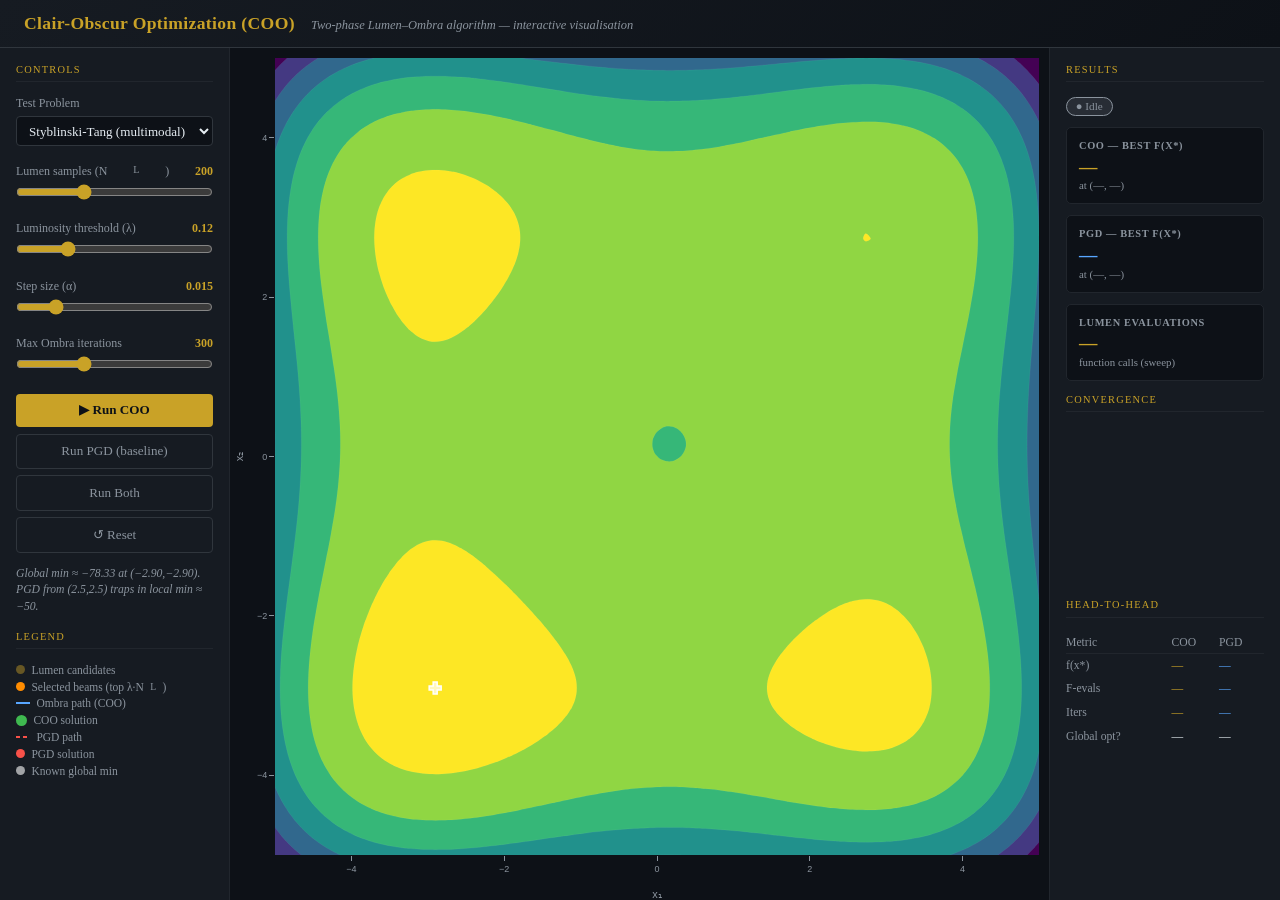
<file: projects/coo/demo_widget.html>
<!DOCTYPE html>
<html lang="en">
<head>
  <meta charset="UTF-8">
  <meta name="viewport" content="width=device-width, initial-scale=1.0">
  <title>COO Interactive Demo</title>
  <script src="https://cdn.plot.ly/plotly-2.26.0.min.js"></script>
  <style>
    *, *::before, *::after { box-sizing: border-box; margin: 0; padding: 0; }

    body {
      font-family: 'Georgia', serif;
      background: #0d1117;
      color: #e6edf3;
      height: 100vh;
      display: flex;
      flex-direction: column;
      overflow: hidden;
    }

    /* ── Header ─────────────────────────────────── */
    #header {
      flex-shrink: 0;
      background: linear-gradient(135deg, #161b22, #0d1117);
      border-bottom: 1px solid #30363d;
      padding: 0.8rem 1.5rem;
      display: flex;
      align-items: baseline;
      gap: 1rem;
    }
    #header h1 {
      font-size: 1.1rem;
      color: #c9a227;
      letter-spacing: 0.02em;
    }
    #header p {
      font-size: 0.78rem;
      color: #8b949e;
      font-style: italic;
    }

    /* ── Main layout ─────────────────────────────── */
    #layout {
      flex: 1;
      display: grid;
      grid-template-columns: 230px 1fr 230px;
      overflow: hidden;
    }

    .panel {
      padding: 1rem;
      overflow-y: auto;
      border-right: 1px solid #21262d;
    }
    .panel:last-child { border-right: none; }

    .section-title {
      font-size: 0.65rem;
      text-transform: uppercase;
      letter-spacing: 0.12em;
      color: #c9a227;
      margin-bottom: 0.9rem;
      padding-bottom: 0.4rem;
      border-bottom: 1px solid #21262d;
    }

    /* ── Controls ───────────────────────────────── */
    #ctrl { background: #161b22; }

    .ctrl-group { margin-bottom: 1.1rem; }

    .ctrl-label {
      font-size: 0.75rem;
      color: #8b949e;
      margin-bottom: 0.3rem;
      display: flex;
      justify-content: space-between;
    }
    .ctrl-label .val { color: #c9a227; font-weight: bold; }

    select {
      width: 100%;
      background: #0d1117;
      border: 1px solid #30363d;
      color: #e6edf3;
      padding: 0.35rem 0.5rem;
      border-radius: 4px;
      font-size: 0.82rem;
      font-family: inherit;
      cursor: pointer;
    }
    select:focus { outline: 1px solid #c9a227; }

    input[type="range"] {
      width: 100%;
      accent-color: #c9a227;
      cursor: pointer;
    }

    .btn {
      display: block;
      width: 100%;
      padding: 0.55rem 0.5rem;
      border: none;
      border-radius: 4px;
      font-size: 0.82rem;
      font-family: inherit;
      cursor: pointer;
      margin-bottom: 0.4rem;
      transition: background 0.15s, color 0.15s;
    }
    .btn-gold  { background: #c9a227; color: #0d1117; font-weight: bold; }
    .btn-gold:hover { background: #d4af37; }
    .btn-ghost { background: transparent; border: 1px solid #30363d; color: #8b949e; }
    .btn-ghost:hover { border-color: #c9a227; color: #c9a227; }
    .btn:disabled { opacity: 0.4; cursor: not-allowed; }

    #status {
      margin-top: 0.8rem;
      font-size: 0.73rem;
      color: #8b949e;
      font-style: italic;
      min-height: 2.2rem;
      line-height: 1.4;
    }

    .badge {
      display: inline-block;
      padding: 0.15rem 0.55rem;
      border-radius: 10px;
      font-size: 0.7rem;
      margin-bottom: 0.7rem;
    }
    .badge-idle   { background: rgba(139,148,158,.15); border: 1px solid #8b949e;  color: #8b949e; }
    .badge-lumen  { background: rgba(201,162,39,.15);  border: 1px solid #c9a227;  color: #c9a227; }
    .badge-ombra  { background: rgba(88,166,255,.15);  border: 1px solid #58a6ff;  color: #58a6ff; }
    .badge-done   { background: rgba(63,185,80,.15);   border: 1px solid #3fb950;  color: #3fb950; }

    .legend { margin-top: 0.8rem; }
    .legend-row {
      display: flex;
      align-items: center;
      gap: 0.4rem;
      font-size: 0.72rem;
      color: #8b949e;
      margin-bottom: 0.3rem;
    }
    .dot  { width: 9px; height: 9px; border-radius: 50%; flex-shrink: 0; }
    .dash { width: 14px; height: 2px; flex-shrink: 0; }

    /* ── Plot area ──────────────────────────────── */
    #viz { background: #0d1117; padding: 0; }
    #main-plot { width: 100%; height: 100%; }

    /* ── Metrics ────────────────────────────────── */
    #metrics { background: #161b22; }

    .metric-card {
      background: #0d1117;
      border: 1px solid #21262d;
      border-radius: 5px;
      padding: 0.75rem;
      margin-bottom: 0.7rem;
    }
    .metric-card h4 {
      font-size: 0.65rem;
      color: #8b949e;
      text-transform: uppercase;
      letter-spacing: 0.06em;
      margin-bottom: 0.35rem;
    }
    .metric-val { font-size: 1.15rem; font-weight: bold; }
    .metric-sub { font-size: 0.68rem; color: #8b949e; margin-top: 0.1rem; }

    .gold   { color: #c9a227; }
    .blue   { color: #58a6ff; }
    .green  { color: #3fb950; }
    .red    { color: #f85149; }
    .muted  { color: #8b949e; }

    table.cmp {
      width: 100%;
      border-collapse: collapse;
      font-size: 0.73rem;
    }
    table.cmp th {
      text-align: left;
      color: #8b949e;
      font-weight: normal;
      padding: 0.25rem 0;
      border-bottom: 1px solid #21262d;
    }
    table.cmp td {
      padding: 0.3rem 0;
      border-bottom: 1px solid #161b22;
    }

    #conv-plot { width: 100%; height: 160px; margin-top: 0.4rem; }

    /* scrollbar */
    ::-webkit-scrollbar { width: 5px; }
    ::-webkit-scrollbar-thumb { background: #30363d; border-radius: 3px; }
  </style>
</head>
<body>

<!-- Header -->
<div id="header">
  <h1>Clair-Obscur Optimization (COO)</h1>
  <p>Two-phase Lumen–Ombra algorithm — interactive visualisation</p>
</div>

<!-- Layout -->
<div id="layout">

  <!-- ── Controls ── -->
  <div class="panel" id="ctrl">
    <div class="section-title">Controls</div>

    <div class="ctrl-group">
      <div class="ctrl-label">Test Problem</div>
      <select id="prob-sel" onchange="onProblemChange()">
        <option value="styblinski">Styblinski-Tang (multimodal)</option>
        <option value="rastrigin">Rastrigin (highly multimodal)</option>
        <option value="himmelblau">Himmelblau (4 global minima)</option>
      </select>
    </div>

    <div class="ctrl-group">
      <div class="ctrl-label">
        Lumen samples (N<sub>L</sub>)
        <span class="val" id="nl-lbl">200</span>
      </div>
      <input type="range" id="nl" min="50" max="500" value="200" step="10"
        oninput="document.getElementById('nl-lbl').textContent=this.value">
    </div>

    <div class="ctrl-group">
      <div class="ctrl-label">
        Luminosity threshold (λ)
        <span class="val" id="lam-lbl">0.12</span>
      </div>
      <input type="range" id="lam" min="0.03" max="0.40" value="0.12" step="0.01"
        oninput="document.getElementById('lam-lbl').textContent=parseFloat(this.value).toFixed(2)">
    </div>

    <div class="ctrl-group">
      <div class="ctrl-label">
        Step size (α)
        <span class="val" id="alpha-lbl">0.015</span>
      </div>
      <input type="range" id="alpha" min="0.001" max="0.08" value="0.015" step="0.001"
        oninput="document.getElementById('alpha-lbl').textContent=parseFloat(this.value).toFixed(3)">
    </div>

    <div class="ctrl-group">
      <div class="ctrl-label">
        Max Ombra iterations
        <span class="val" id="maxiter-lbl">300</span>
      </div>
      <input type="range" id="maxiter" min="50" max="800" value="300" step="50"
        oninput="document.getElementById('maxiter-lbl').textContent=this.value">
    </div>

    <div style="margin-top:0.5rem">
      <button class="btn btn-gold"  id="btn-coo"  onclick="runCOO()">▶ Run COO</button>
      <button class="btn btn-ghost" id="btn-pgd"  onclick="runPGD()">Run PGD (baseline)</button>
      <button class="btn btn-ghost" id="btn-both" onclick="runBoth()">Run Both</button>
      <button class="btn btn-ghost"               onclick="resetAll()">↺ Reset</button>
    </div>

    <div id="status">Choose a problem and click Run COO.</div>

    <div class="legend" style="margin-top:1rem;">
      <div class="section-title" style="margin-top:0.5rem;">Legend</div>
      <div class="legend-row"><div class="dot" style="background:rgba(201,162,39,.45)"></div> Lumen candidates</div>
      <div class="legend-row"><div class="dot" style="background:#ff8c00"></div> Selected beams (top λ·N<sub>L</sub>)</div>
      <div class="legend-row"><div class="dash" style="background:#58a6ff"></div> Ombra path (COO)</div>
      <div class="legend-row"><div class="dot" style="background:#3fb950; width:11px;height:11px;"></div> COO solution</div>
      <div class="legend-row"><div class="dash" style="background:#f85149; height:2px; background: repeating-linear-gradient(90deg,#f85149 0,#f85149 4px,transparent 4px,transparent 7px);"></div> PGD path</div>
      <div class="legend-row"><div class="dot" style="background:#f85149"></div> PGD solution</div>
      <div class="legend-row"><div class="dot" style="background:#fff; opacity:0.6"></div> Known global min</div>
    </div>
  </div>

  <!-- ── Viz ── -->
  <div class="panel" id="viz">
    <div id="main-plot"></div>
  </div>

  <!-- ── Metrics ── -->
  <div class="panel" id="metrics">
    <div class="section-title">Results</div>

    <div id="phase-badge" class="badge badge-idle">● Idle</div>

    <div class="metric-card">
      <h4>COO — best f(x*)</h4>
      <div class="metric-val gold" id="coo-fval">—</div>
      <div class="metric-sub" id="coo-loc">at (—, —)</div>
    </div>

    <div class="metric-card">
      <h4>PGD — best f(x*)</h4>
      <div class="metric-val blue" id="pgd-fval">—</div>
      <div class="metric-sub" id="pgd-loc">at (—, —)</div>
    </div>

    <div class="metric-card">
      <h4>Lumen evaluations</h4>
      <div class="metric-val gold" id="lumen-evals">—</div>
      <div class="metric-sub">function calls (sweep)</div>
    </div>

    <div style="margin-top:0.8rem;">
      <div class="section-title">Convergence</div>
      <div id="conv-plot"></div>
    </div>

    <div style="margin-top:0.8rem;">
      <div class="section-title">Head-to-Head</div>
      <table class="cmp">
        <thead>
          <tr>
            <th>Metric</th>
            <th class="gold">COO</th>
            <th class="blue">PGD</th>
          </tr>
        </thead>
        <tbody>
          <tr>
            <td class="muted">f(x*)</td>
            <td class="gold" id="cmp-coo-f">—</td>
            <td class="blue" id="cmp-pgd-f">—</td>
          </tr>
          <tr>
            <td class="muted">F-evals</td>
            <td class="gold" id="cmp-coo-ev">—</td>
            <td class="blue" id="cmp-pgd-ev">—</td>
          </tr>
          <tr>
            <td class="muted">Iters</td>
            <td class="gold" id="cmp-coo-it">—</td>
            <td class="blue" id="cmp-pgd-it">—</td>
          </tr>
          <tr>
            <td class="muted">Global opt?</td>
            <td id="cmp-coo-g">—</td>
            <td id="cmp-pgd-g">—</td>
          </tr>
        </tbody>
      </table>
    </div>
  </div>

</div><!-- /layout -->

<script>
// ══════════════════════════════════════════════════════════════════
// PROBLEM LIBRARY
// ══════════════════════════════════════════════════════════════════
const P = {

  styblinski: {
    name: 'Styblinski-Tang',
    bounds: [[-5, 5], [-5, 5]],
    f:  (x,y) => ((x**4 - 16*x**2 + 5*x) + (y**4 - 16*y**2 + 5*y)) / 2,
    gx: (x,y) => (4*x**3 - 32*x + 5) / 2,
    gy: (x,y) => (4*y**3 - 32*y + 5) / 2,
    globalMins: [{ x: -2.9035, y: -2.9035, f: -78.332 }],
    pgdStart: [2.5, 2.5],
    desc: 'Global min ≈ −78.33 at (−2.90,−2.90). PGD from (2.5,2.5) traps in local min ≈ −50.'
  },

  rastrigin: {
    name: 'Rastrigin',
    bounds: [[-5.12, 5.12], [-5.12, 5.12]],
    f:  (x,y) => 20 + x**2 - 10*Math.cos(2*Math.PI*x) + y**2 - 10*Math.cos(2*Math.PI*y),
    gx: (x,y) => 2*x + 20*Math.PI*Math.sin(2*Math.PI*x),
    gy: (x,y) => 2*y + 20*Math.PI*Math.sin(2*Math.PI*y),
    globalMins: [{ x: 0, y: 0, f: 0 }],
    pgdStart: [3.5, 3.5],
    desc: 'Global min = 0 at origin. ~50 local minima in domain. PGD from (3.5,3.5) gets trapped.'
  },

  himmelblau: {
    name: "Himmelblau",
    bounds: [[-5, 5], [-5, 5]],
    f:  (x,y) => (x**2+y-11)**2 + (x+y**2-7)**2,
    gx: (x,y) => 4*x*(x**2+y-11) + 2*(x+y**2-7),
    gy: (x,y) => 2*(x**2+y-11) + 4*y*(x+y**2-7),
    globalMins: [
      { x:  3.000, y:  2.000,  f: 0 },
      { x: -2.805, y:  3.131,  f: 0 },
      { x: -3.779, y: -3.283,  f: 0 },
      { x:  3.584, y: -1.848,  f: 0 }
    ],
    pgdStart: [4.5, 4.5],
    desc: '4 equal global minima (f=0). Lumen identifies all basins; PGD from (4.5,4.5) finds only one.'
  }
};

// ══════════════════════════════════════════════════════════════════
// NUMERICAL UTILITIES
// ══════════════════════════════════════════════════════════════════

function halton(idx, base) {
  let f = 1, r = 0, i = idx;
  while (i > 0) { f /= base; r += f * (i % base); i = Math.floor(i/base); }
  return r;
}

function clip(v, lo, hi) { return Math.max(lo, Math.min(hi, v)); }

function projectPt(x, y, bounds) {
  return [clip(x, bounds[0][0], bounds[0][1]),
          clip(y, bounds[1][0], bounds[1][1])];
}

// Projected gradient descent with backtracking line search
function pgd(prob, x0, y0, alpha0, maxIter) {
  let x = x0, y = y0;
  const path = [[x, y]], vals = [prob.f(x, y)];
  for (let i = 0; i < maxIter; i++) {
    const gx = prob.gx(x, y), gy = prob.gy(x, y);
    const gnorm2 = gx*gx + gy*gy;
    if (gnorm2 < 1e-14) break;

    // Backtracking
    let a = alpha0;
    let nx, ny;
    for (let k = 0; k < 30; k++) {
      [nx, ny] = projectPt(x - a*gx, y - a*gy, prob.bounds);
      if (prob.f(nx, ny) <= prob.f(x, y) - 0.0001*a*gnorm2) break;
      a *= 0.5;
    }
    if (Math.hypot(nx-x, ny-y) < 1e-9) break;
    x = nx; y = ny;
    path.push([x, y]);
    vals.push(prob.f(x, y));
  }
  return { path, vals, fx: x, fy: y, fv: prob.f(x, y) };
}

// ══════════════════════════════════════════════════════════════════
// LUMEN PHASE
// ══════════════════════════════════════════════════════════════════
function lumenPhase(prob, NL, lam) {
  const [[x0,x1],[y0,y1]] = prob.bounds;
  const cands = [];
  for (let i = 1; i <= NL; i++) {
    const x = x0 + (x1-x0) * halton(i, 2);
    const y = y0 + (y1-y0) * halton(i, 3);
    cands.push({ x, y, fv: prob.f(x, y) });
  }
  cands.sort((a,b) => a.fv - b.fv);
  const K = Math.max(1, Math.ceil(NL * lam));
  return { cands, beams: cands.slice(0, K) };
}

// ══════════════════════════════════════════════════════════════════
// STATE
// ══════════════════════════════════════════════════════════════════
let ST = { lumen: null, coo: null, pgdR: null, busy: false };

function prob() { return P[document.getElementById('prob-sel').value]; }
function params() {
  return {
    NL:      +document.getElementById('nl').value,
    lam:     +document.getElementById('lam').value,
    alpha:   +document.getElementById('alpha').value,
    maxIter: +document.getElementById('maxiter').value
  };
}

// ══════════════════════════════════════════════════════════════════
// PLOT HELPERS
// ══════════════════════════════════════════════════════════════════
const LAYOUT_BASE = {
  paper_bgcolor: '#0d1117',
  plot_bgcolor:  '#0d1117',
  margin: { l:45, r:10, t:10, b:45 },
  showlegend: false,
  autosize: true,
  xaxis: { title:{text:'x₁',font:{color:'#8b949e',size:11}}, color:'#8b949e',
           gridcolor:'#21262d', zerolinecolor:'#30363d', tickfont:{size:9,color:'#8b949e'} },
  yaxis: { title:{text:'x₂',font:{color:'#8b949e',size:11}}, color:'#8b949e',
           gridcolor:'#21262d', zerolinecolor:'#30363d', tickfont:{size:9,color:'#8b949e'} }
};

function layout(bounds) {
  return Object.assign({}, LAYOUT_BASE, {
    xaxis: Object.assign({}, LAYOUT_BASE.xaxis, { range: bounds[0] }),
    yaxis: Object.assign({}, LAYOUT_BASE.yaxis, { range: bounds[1] })
  });
}

function contourTrace(pr) {
  const N = 120;
  const [[x0,x1],[y0,y1]] = pr.bounds;
  const xs = Array.from({length:N}, (_,i) => x0 + (x1-x0)*i/(N-1));
  const ys = Array.from({length:N}, (_,i) => y0 + (y1-y0)*i/(N-1));
  const z  = ys.map(y => xs.map(x => pr.f(x,y)));
  return {
    x:xs, y:ys, z:z, type:'contour',
    colorscale:'Viridis', reversescale:true, showscale:false,
    contours:{ coloring:'fill', showlines:true },
    line:{ width:0.4, color:'rgba(255,255,255,0.12)' },
    hovertemplate:'x: %{x:.2f}<br>y: %{y:.2f}<br>f: %{z:.3f}<extra></extra>'
  };
}

function globalMinMarkers(pr) {
  return {
    x: pr.globalMins.map(m=>m.x),
    y: pr.globalMins.map(m=>m.y),
    mode:'markers', type:'scatter',
    marker:{ color:'rgba(255,255,255,0.7)', size:10, symbol:'cross',
             line:{color:'white',width:1.5} },
    hovertemplate:'Known global min<br>x: %{x:.3f}<br>y: %{y:.3f}<extra></extra>'
  };
}

function buildTraces(pr, lumenData, cooData, pgdData) {
  const traces = [contourTrace(pr), globalMinMarkers(pr)];

  if (lumenData) {
    const {cands, beams} = lumenData;
    traces.push({
      x:cands.map(c=>c.x), y:cands.map(c=>c.y),
      mode:'markers', type:'scatter',
      marker:{color:'rgba(201,162,39,0.3)', size:3.5},
      hovertemplate:'Lumen candidate<br>f: %{text:.3f}<extra></extra>',
      text:cands.map(c=>c.fv)
    });
    traces.push({
      x:beams.map(b=>b.x), y:beams.map(b=>b.y),
      mode:'markers', type:'scatter',
      marker:{color:'#ff8c00', size:8, symbol:'circle',
              line:{color:'rgba(255,255,255,0.6)',width:1}},
      hovertemplate:'Lumen beam<br>x: %{x:.3f}<br>y: %{y:.3f}<br>f: %{text:.3f}<extra></extra>',
      text:beams.map(b=>b.fv)
    });
  }

  if (cooData) {
    traces.push({
      x:cooData.path.map(p=>p[0]), y:cooData.path.map(p=>p[1]),
      mode:'lines', type:'scatter',
      line:{color:'#58a6ff', width:1.8},
      hovertemplate:'COO (Ombra)<extra></extra>'
    });
    traces.push({
      x:[cooData.fx], y:[cooData.fy],
      mode:'markers', type:'scatter',
      marker:{color:'#3fb950', size:14, symbol:'star',
              line:{color:'white',width:1.5}},
      hovertemplate:`COO solution<br>x: ${cooData.fx.toFixed(4)}<br>y: ${cooData.fy.toFixed(4)}<br>f: ${cooData.fv.toFixed(4)}<extra></extra>`
    });
  }

  if (pgdData) {
    traces.push({
      x:pgdData.path.map(p=>p[0]), y:pgdData.path.map(p=>p[1]),
      mode:'lines', type:'scatter',
      line:{color:'#f85149', width:1.8, dash:'dot'},
      hovertemplate:'PGD<extra></extra>'
    });
    traces.push({
      x:[pgdData.fx], y:[pgdData.fy],
      mode:'markers', type:'scatter',
      marker:{color:'#f85149', size:12, symbol:'square',
              line:{color:'white',width:1.5}},
      hovertemplate:`PGD solution<br>x: ${pgdData.fx.toFixed(4)}<br>y: ${pgdData.fy.toFixed(4)}<br>f: ${pgdData.fv.toFixed(4)}<extra></extra>`
    });
    // Start marker
    const [sx, sy] = prob().pgdStart;
    traces.push({
      x:[sx], y:[sy],
      mode:'markers', type:'scatter',
      marker:{color:'#f85149', size:9, symbol:'x',
              line:{color:'white',width:1.5}},
      hovertemplate:`PGD start (${sx}, ${sy})<extra></extra>`
    });
  }

  return traces;
}

function redraw() {
  const pr = prob();
  Plotly.react('main-plot',
    buildTraces(pr, ST.lumen, ST.coo, ST.pgdR),
    layout(pr.bounds),
    {responsive:true, displayModeBar:false}
  );
}

// ══════════════════════════════════════════════════════════════════
// CONVERGENCE PLOT
// ══════════════════════════════════════════════════════════════════
function drawConv() {
  const traces = [];
  if (ST.coo) traces.push({
    x: ST.coo.vals.map((_,i)=>i), y: ST.coo.vals,
    mode:'lines', name:'COO', line:{color:'#58a6ff',width:2}
  });
  if (ST.pgdR) traces.push({
    x: ST.pgdR.vals.map((_,i)=>i), y: ST.pgdR.vals,
    mode:'lines', name:'PGD', line:{color:'#f85149',width:2,dash:'dot'}
  });
  if (!traces.length) return;
  Plotly.react('conv-plot', traces, {
    paper_bgcolor:'#0d1117', plot_bgcolor:'#0d1117',
    height:160, margin:{l:40,r:5,t:5,b:30},
    showlegend:true,
    legend:{font:{size:9,color:'#8b949e'}, bgcolor:'transparent'},
    xaxis:{title:{text:'Iteration',font:{color:'#8b949e',size:9}},
           color:'#8b949e', gridcolor:'#21262d',
           tickfont:{size:8,color:'#8b949e'}},
    yaxis:{title:{text:'f(x)',font:{color:'#8b949e',size:9}},
           color:'#8b949e', gridcolor:'#21262d',
           tickfont:{size:8,color:'#8b949e'}}
  }, {responsive:true, displayModeBar:false});
}

// ══════════════════════════════════════════════════════════════════
// UI HELPERS
// ══════════════════════════════════════════════════════════════════
function badge(type, txt) {
  const el = document.getElementById('phase-badge');
  el.className = 'badge badge-' + type;
  el.textContent = txt;
}

function status(msg) {
  document.getElementById('status').textContent = msg;
}

function isNearGlobal(pr, x, y, tol=0.3) {
  return pr.globalMins.some(m => Math.hypot(x-m.x, y-m.y) < tol);
}

function globalTick(ok) {
  return ok ? '<span class="green">✓ Yes</span>' : '<span class="red">✗ Local</span>';
}

function updateCOOPanel(pr, r) {
  document.getElementById('coo-fval').textContent = r.fv.toFixed(4);
  document.getElementById('coo-loc').textContent  = `at (${r.fx.toFixed(3)}, ${r.fy.toFixed(3)})`;
  const NL = +document.getElementById('nl').value;
  document.getElementById('cmp-coo-f').textContent  = r.fv.toFixed(4);
  document.getElementById('cmp-coo-ev').textContent = NL + r.path.length;
  document.getElementById('cmp-coo-it').textContent = r.path.length;
  document.getElementById('cmp-coo-g').innerHTML    = globalTick(isNearGlobal(pr, r.fx, r.fy));
  document.getElementById('lumen-evals').textContent = NL;
}

function updatePGDPanel(pr, r) {
  document.getElementById('pgd-fval').textContent = r.fv.toFixed(4);
  document.getElementById('pgd-loc').textContent  = `at (${r.fx.toFixed(3)}, ${r.fy.toFixed(3)})`;
  document.getElementById('cmp-pgd-f').textContent  = r.fv.toFixed(4);
  document.getElementById('cmp-pgd-ev').textContent = r.path.length;
  document.getElementById('cmp-pgd-it').textContent = r.path.length;
  document.getElementById('cmp-pgd-g').innerHTML    = globalTick(isNearGlobal(pr, r.fx, r.fy));
}

function lock(on) {
  ST.busy = on;
  ['btn-coo','btn-pgd','btn-both'].forEach(id =>
    document.getElementById(id).disabled = on);
}

function sleep(ms) { return new Promise(r => setTimeout(r, ms)); }

// ══════════════════════════════════════════════════════════════════
// RUN FUNCTIONS
// ══════════════════════════════════════════════════════════════════
async function runCOO() {
  if (ST.busy) return;
  const pr = prob();
  const { NL, lam, alpha, maxIter } = params();
  lock(true);

  // — Lumen phase
  badge('lumen', '☀ Lumen phase');
  status('Scanning feasible region — ' + NL + ' candidate points…');
  await sleep(30);

  ST.lumen = lumenPhase(pr, NL, lam);
  redraw();
  await sleep(600);

  // — Ombra phase
  badge('ombra', '◑ Ombra phase');
  const beam = ST.lumen.beams[0];
  status('Refining from best Lumen beam at (' + beam.x.toFixed(2) + ', ' + beam.y.toFixed(2) + ')…');
  await sleep(30);

  ST.coo = pgd(pr, beam.x, beam.y, alpha, maxIter);
  redraw();
  drawConv();
  updateCOOPanel(pr, ST.coo);

  badge('done', '✓ Complete');
  status('COO → f(x*) = ' + ST.coo.fv.toFixed(4) +
    ' at (' + ST.coo.fx.toFixed(3) + ', ' + ST.coo.fy.toFixed(3) + ')');
  lock(false);
}

async function runPGD() {
  if (ST.busy) return;
  const pr = prob();
  const { alpha, maxIter } = params();
  lock(true);

  badge('idle', '● Running PGD…');
  const [sx, sy] = pr.pgdStart;
  status('PGD from (' + sx + ', ' + sy + ')…');
  await sleep(30);

  ST.pgdR = pgd(pr, sx, sy, alpha, maxIter);
  redraw();
  drawConv();
  updatePGDPanel(pr, ST.pgdR);

  badge('done', '✓ Complete');
  status('PGD → f(x*) = ' + ST.pgdR.fv.toFixed(4) +
    ' at (' + ST.pgdR.fx.toFixed(3) + ', ' + ST.pgdR.fy.toFixed(3) + ')');
  lock(false);
}

async function runBoth() {
  if (ST.busy) return;
  await runCOO();
  await sleep(300);
  await runPGD();
}

function resetAll() {
  ST = { lumen:null, coo:null, pgdR:null, busy:false };
  lock(false);
  badge('idle', '● Idle');
  status('Choose a problem and click Run COO.');
  ['coo-fval','coo-loc','pgd-fval','pgd-loc','lumen-evals',
   'cmp-coo-f','cmp-pgd-f','cmp-coo-ev','cmp-pgd-ev',
   'cmp-coo-it','cmp-pgd-it'].forEach(id => {
    document.getElementById(id).textContent = '—';
  });
  ['cmp-coo-g','cmp-pgd-g'].forEach(id => {
    document.getElementById(id).innerHTML = '—';
  });
  Plotly.purge('conv-plot');
  initPlot();
}

function onProblemChange() {
  resetAll();
  document.getElementById('status').textContent =
    prob().desc;
}

// ══════════════════════════════════════════════════════════════════
// INIT
// ══════════════════════════════════════════════════════════════════
function initPlot() {
  const pr = prob();
  Plotly.newPlot('main-plot',
    [contourTrace(pr), globalMinMarkers(pr)],
    layout(pr.bounds),
    {responsive:true, displayModeBar:false}
  );
}

window.addEventListener('resize', () => {
  Plotly.Plots.resize('main-plot');
  Plotly.Plots.resize('conv-plot');
});

initPlot();
status(prob().desc);
</script>
</body>
</html>
</file>
<file: site_libs/quarto-html/tippy.css>
.tippy-box[data-animation=fade][data-state=hidden]{opacity:0}[data-tippy-root]{max-width:calc(100vw - 10px)}.tippy-box{position:relative;background-color:#333;color:#fff;border-radius:4px;font-size:14px;line-height:1.4;white-space:normal;outline:0;transition-property:transform,visibility,opacity}.tippy-box[data-placement^=top]>.tippy-arrow{bottom:0}.tippy-box[data-placement^=top]>.tippy-arrow:before{bottom:-7px;left:0;border-width:8px 8px 0;border-top-color:initial;transform-origin:center top}.tippy-box[data-placement^=bottom]>.tippy-arrow{top:0}.tippy-box[data-placement^=bottom]>.tippy-arrow:before{top:-7px;left:0;border-width:0 8px 8px;border-bottom-color:initial;transform-origin:center bottom}.tippy-box[data-placement^=left]>.tippy-arrow{right:0}.tippy-box[data-placement^=left]>.tippy-arrow:before{border-width:8px 0 8px 8px;border-left-color:initial;right:-7px;transform-origin:center left}.tippy-box[data-placement^=right]>.tippy-arrow{left:0}.tippy-box[data-placement^=right]>.tippy-arrow:before{left:-7px;border-width:8px 8px 8px 0;border-right-color:initial;transform-origin:center right}.tippy-box[data-inertia][data-state=visible]{transition-timing-function:cubic-bezier(.54,1.5,.38,1.11)}.tippy-arrow{width:16px;height:16px;color:#333}.tippy-arrow:before{content:"";position:absolute;border-color:transparent;border-style:solid}.tippy-content{position:relative;padding:5px 9px;z-index:1}
</file>
<file: site_libs/quarto-html/quarto-syntax-highlighting.css>
/* quarto syntax highlight colors */
:root {
  --quarto-hl-ot-color: #003B4F;
  --quarto-hl-at-color: #657422;
  --quarto-hl-ss-color: #20794D;
  --quarto-hl-an-color: #5E5E5E;
  --quarto-hl-fu-color: #4758AB;
  --quarto-hl-st-color: #20794D;
  --quarto-hl-cf-color: #003B4F;
  --quarto-hl-op-color: #5E5E5E;
  --quarto-hl-er-color: #AD0000;
  --quarto-hl-bn-color: #AD0000;
  --quarto-hl-al-color: #AD0000;
  --quarto-hl-va-color: #111111;
  --quarto-hl-bu-color: inherit;
  --quarto-hl-ex-color: inherit;
  --quarto-hl-pp-color: #AD0000;
  --quarto-hl-in-color: #5E5E5E;
  --quarto-hl-vs-color: #20794D;
  --quarto-hl-wa-color: #5E5E5E;
  --quarto-hl-do-color: #5E5E5E;
  --quarto-hl-im-color: #00769E;
  --quarto-hl-ch-color: #20794D;
  --quarto-hl-dt-color: #AD0000;
  --quarto-hl-fl-color: #AD0000;
  --quarto-hl-co-color: #5E5E5E;
  --quarto-hl-cv-color: #5E5E5E;
  --quarto-hl-cn-color: #8f5902;
  --quarto-hl-sc-color: #5E5E5E;
  --quarto-hl-dv-color: #AD0000;
  --quarto-hl-kw-color: #003B4F;
}

/* other quarto variables */
:root {
  --quarto-font-monospace: SFMono-Regular, Menlo, Monaco, Consolas, "Liberation Mono", "Courier New", monospace;
}

pre > code.sourceCode > span {
  color: #003B4F;
}

code span {
  color: #003B4F;
}

code.sourceCode > span {
  color: #003B4F;
}

div.sourceCode,
div.sourceCode pre.sourceCode {
  color: #003B4F;
}

code span.ot {
  color: #003B4F;
  font-style: inherit;
}

code span.at {
  color: #657422;
  font-style: inherit;
}

code span.ss {
  color: #20794D;
  font-style: inherit;
}

code span.an {
  color: #5E5E5E;
  font-style: inherit;
}

code span.fu {
  color: #4758AB;
  font-style: inherit;
}

code span.st {
  color: #20794D;
  font-style: inherit;
}

code span.cf {
  color: #003B4F;
  font-style: inherit;
}

code span.op {
  color: #5E5E5E;
  font-style: inherit;
}

code span.er {
  color: #AD0000;
  font-style: inherit;
}

code span.bn {
  color: #AD0000;
  font-style: inherit;
}

code span.al {
  color: #AD0000;
  font-style: inherit;
}

code span.va {
  color: #111111;
  font-style: inherit;
}

code span.bu {
  font-style: inherit;
}

code span.ex {
  font-style: inherit;
}

code span.pp {
  color: #AD0000;
  font-style: inherit;
}

code span.in {
  color: #5E5E5E;
  font-style: inherit;
}

code span.vs {
  color: #20794D;
  font-style: inherit;
}

code span.wa {
  color: #5E5E5E;
  font-style: italic;
}

code span.do {
  color: #5E5E5E;
  font-style: italic;
}

code span.im {
  color: #00769E;
  font-style: inherit;
}

code span.ch {
  color: #20794D;
  font-style: inherit;
}

code span.dt {
  color: #AD0000;
  font-style: inherit;
}

code span.fl {
  color: #AD0000;
  font-style: inherit;
}

code span.co {
  color: #5E5E5E;
  font-style: inherit;
}

code span.cv {
  color: #5E5E5E;
  font-style: italic;
}

code span.cn {
  color: #8f5902;
  font-style: inherit;
}

code span.sc {
  color: #5E5E5E;
  font-style: inherit;
}

code span.dv {
  color: #AD0000;
  font-style: inherit;
}

code span.kw {
  color: #003B4F;
  font-style: inherit;
}

.prevent-inlining {
  content: "</";
}

/*# sourceMappingURL=debc5d5d77c3f9108843748ff7464032.css.map */
</file>
